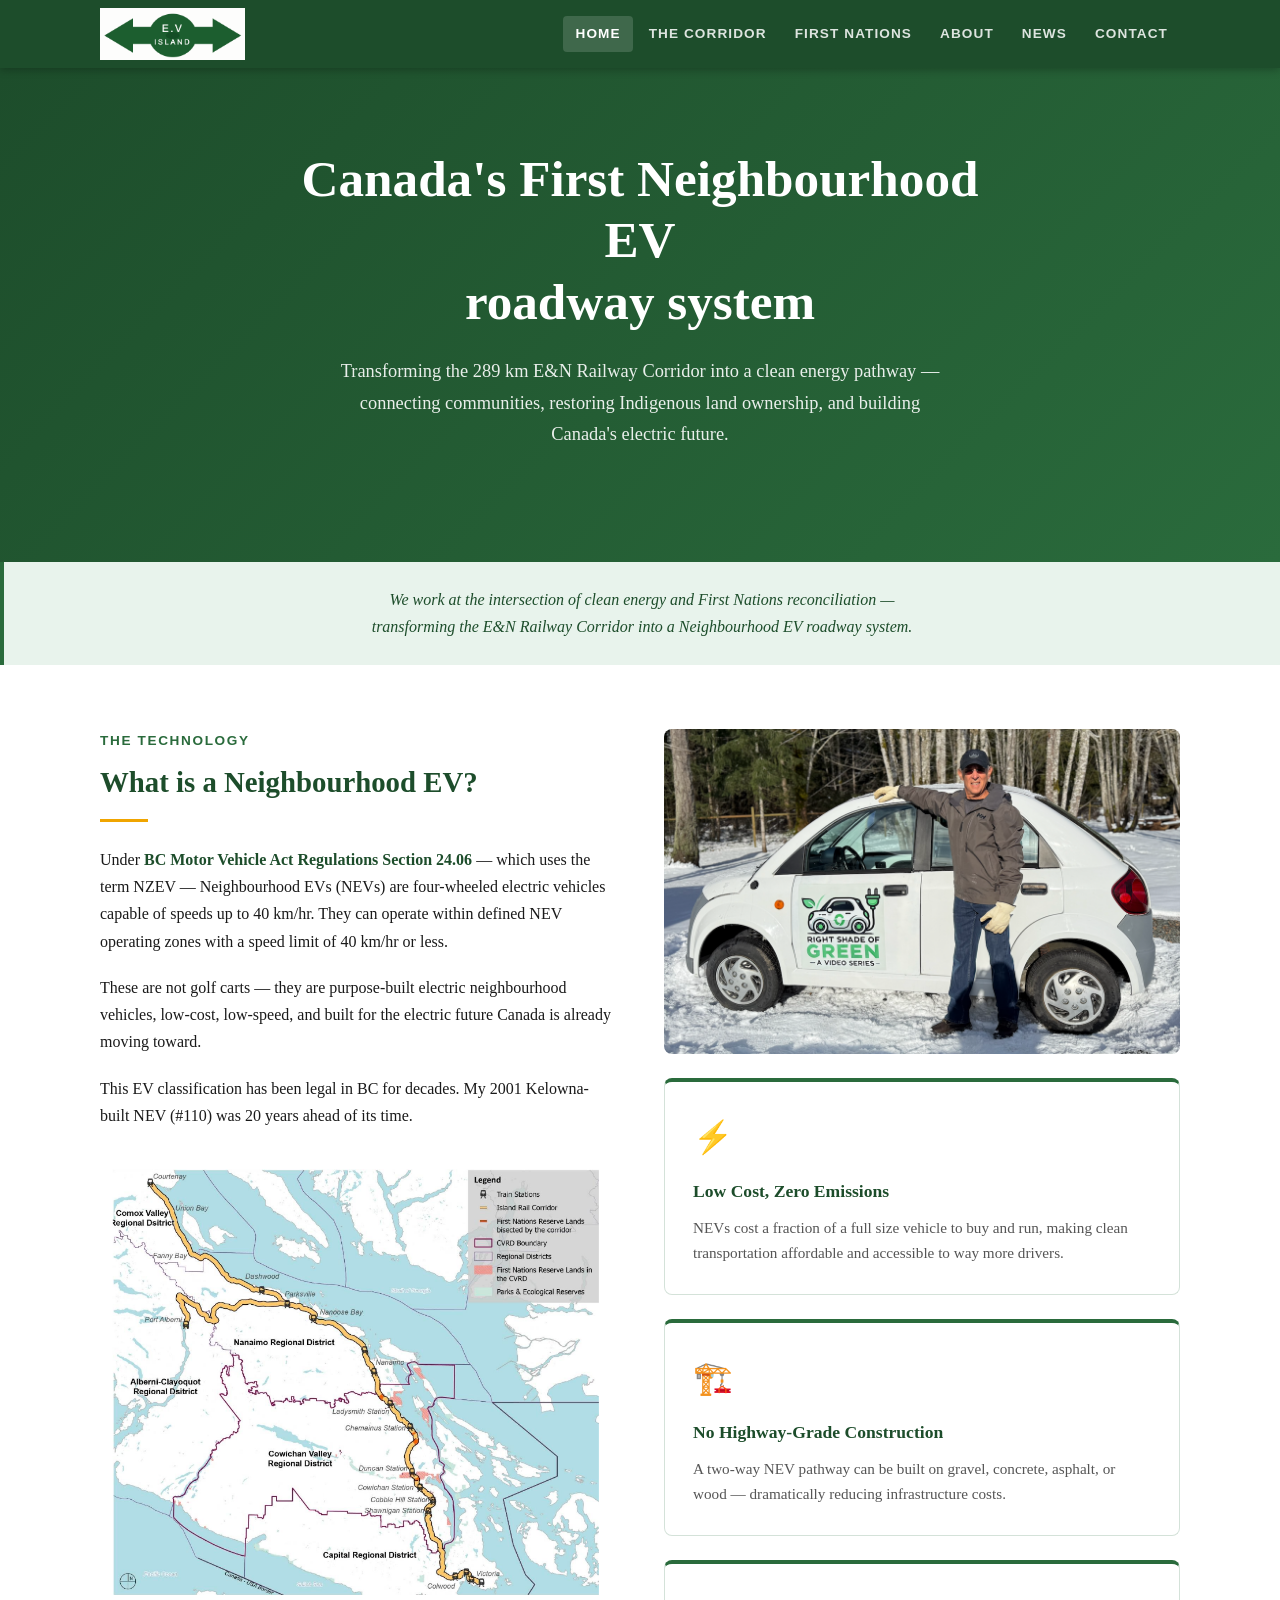
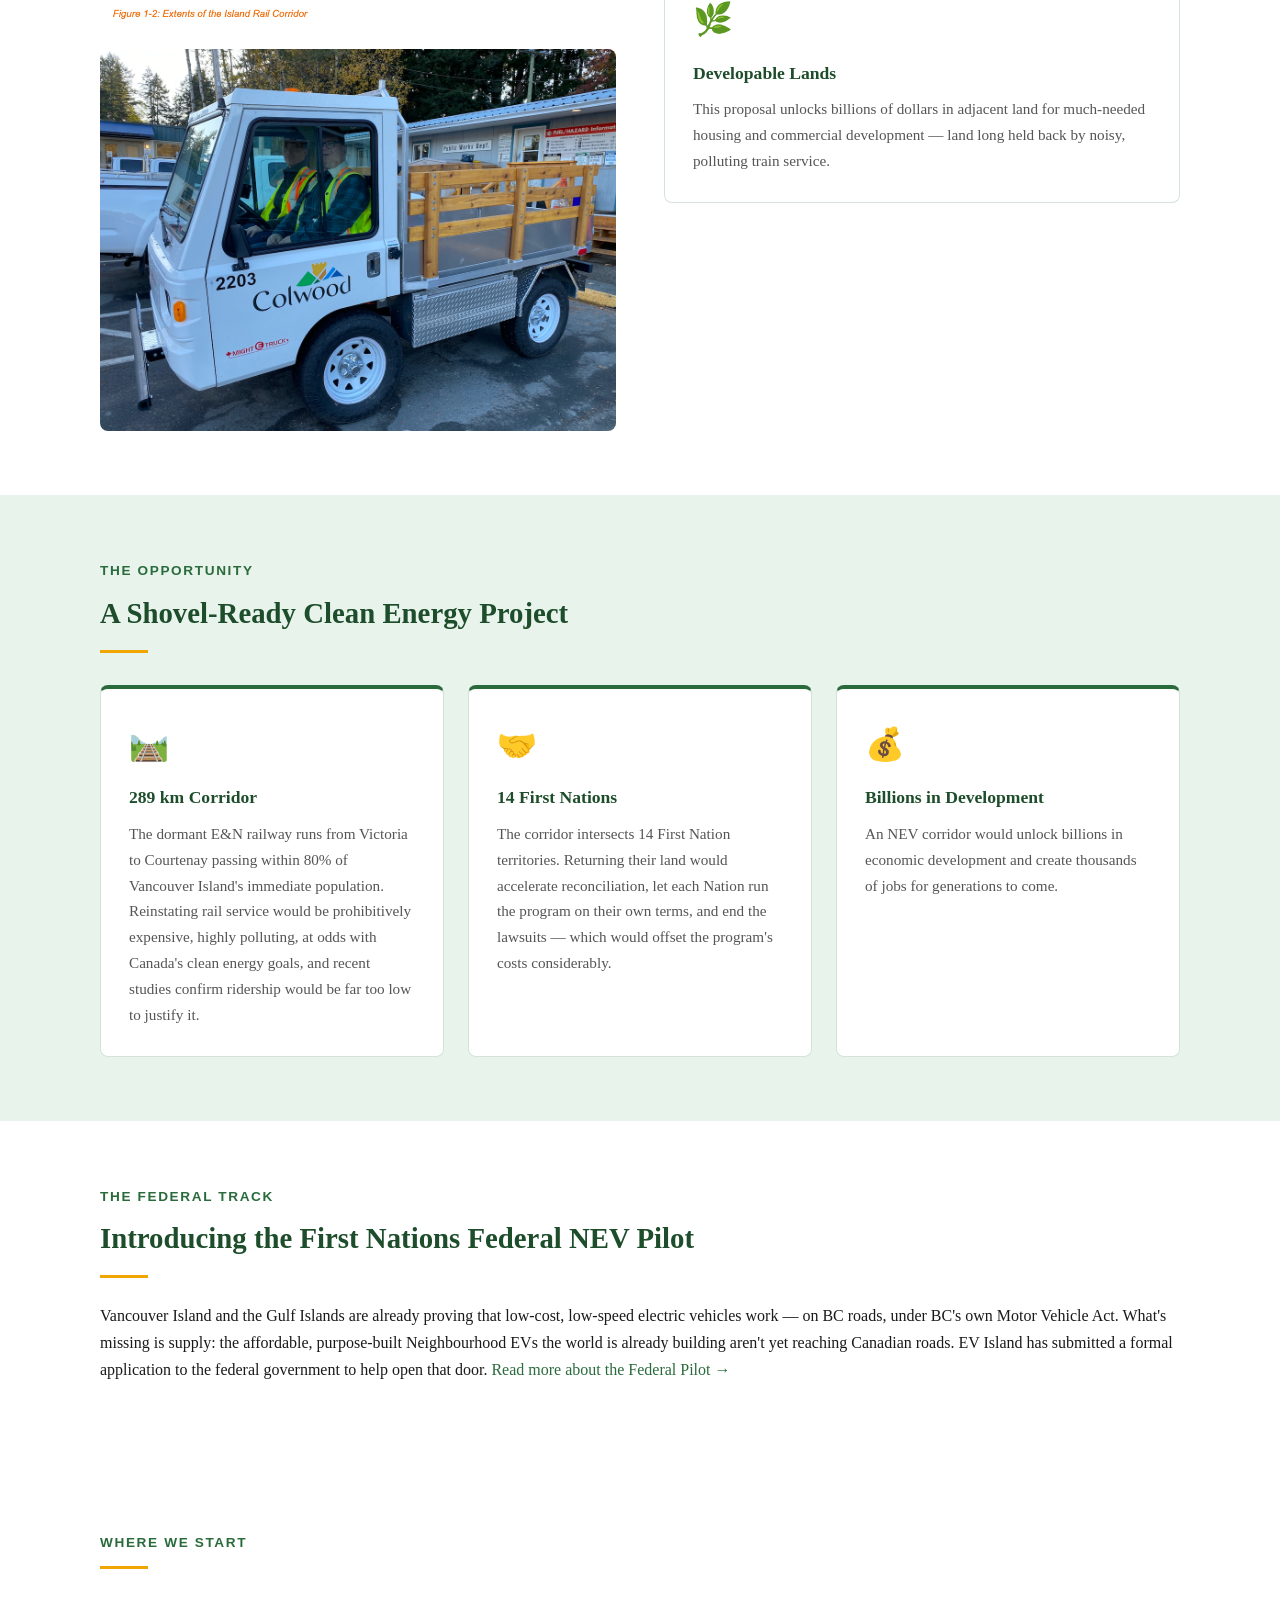
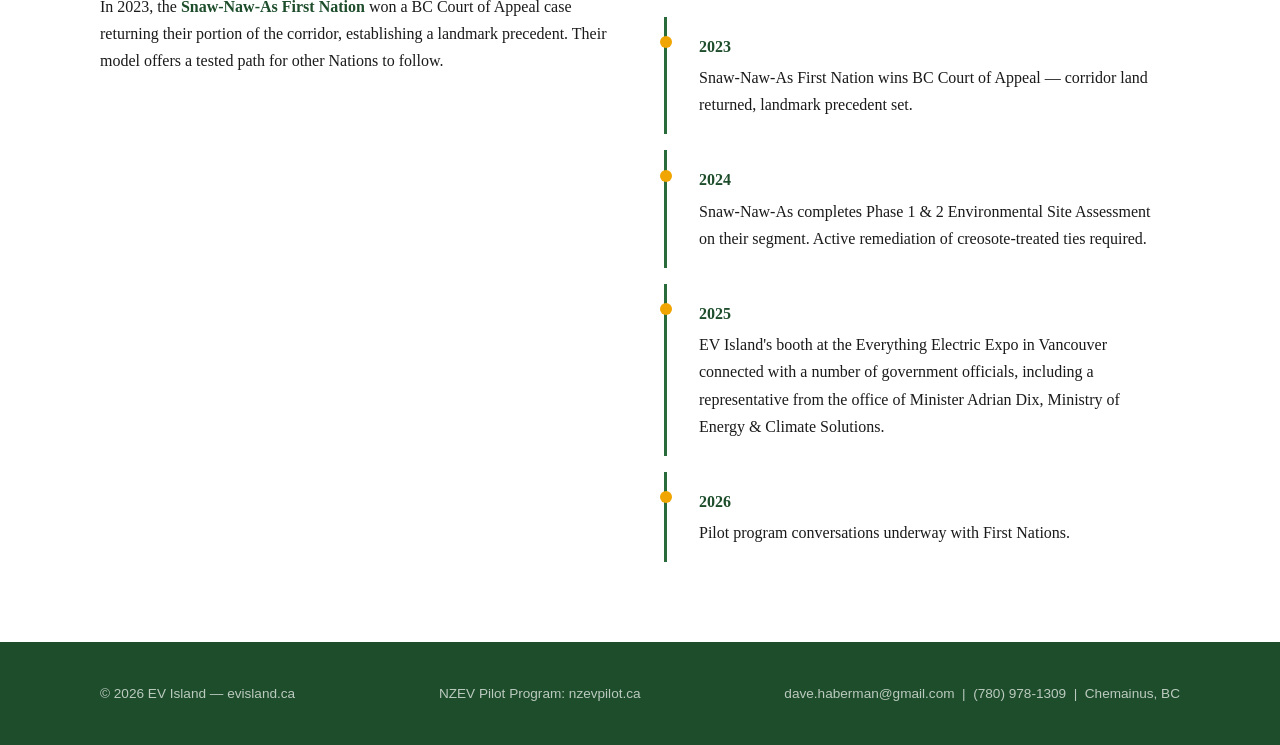
<file: index.html>
<!DOCTYPE html>
<html lang="en">
<head>
  <meta charset="UTF-8">
  <meta name="viewport" content="width=device-width, initial-scale=1.0">
  <title>EV Island — Canada's First NEV Corridor</title>
  <meta name="description" content="EV Island is transforming the E&N Railway Corridor into Canada's first Neighbourhood EV pathway, accelerating clean energy adoption and reconciliation on Vancouver Island.">
  <link rel="stylesheet" href="style.css">
</head>
<body>

<header>
  <div class="header-inner">
    <a class="logo" href="index.html">
      <img src="ev-island-logo.png" alt="EV Island" height="52">
    </a>
    <button class="hamburger" id="hamburger" aria-label="Menu">
      <span></span><span></span><span></span>
    </button>
    <nav id="nav">
      <a href="index.html" class="active">Home</a>
      <a href="corridor.html">The Corridor</a>
      <a href="first-nations.html">First Nations</a>
      <a href="about.html">About</a>
      <a href="news.html">News</a>
      <a href="contact.html">Contact</a>
    </nav>
  </div>
</header>
<script>
  document.getElementById('hamburger').addEventListener('click', function() {
    document.getElementById('nav').classList.toggle('open');
  });
</script>

<section class="hero">
  <div class="hero-inner">
<h1>Canada's First Neighbourhood EV<br>roadway system</h1>
    <p>Transforming the 289 km E&amp;N Railway Corridor into a clean energy pathway — connecting communities, restoring Indigenous land ownership, and building Canada's electric future.</p>
  </div>
</section>

<div class="mandate">
  We work at the intersection of clean energy and First Nations reconciliation —<br>transforming the E&amp;N Railway Corridor into a Neighbourhood EV roadway system.
</div>

<!-- What is an NEV -->
<section class="section">
  <div class="section-inner">
    <div class="two-col">
      <div>
        <div class="section-sub">The Technology</div>
        <h2 class="section-title">What is a Neighbourhood EV?</h2>
        <div class="divider"></div>
        <div class="prose">
          <p>Under <strong>BC Motor Vehicle Act Regulations Section 24.06</strong> — which uses the term NZEV — Neighbourhood EVs (NEVs) are four-wheeled electric vehicles capable of speeds up to 40 km/hr. They can operate within defined NEV operating zones with a speed limit of 40 km/hr or less.</p>
          <p>These are not golf carts — they are purpose-built electric neighbourhood vehicles, low-cost, low-speed, and built for the electric future Canada is already moving toward.</p>
          <p>This EV classification has been legal in BC for decades. My 2001 Kelowna-built NEV (#110) was 20 years ahead of its time.</p>
        </div>
        <img src="corridor-map.png" alt="Extents of the Island Rail Corridor" style="width:100%;border-radius:8px;margin-top:1.5rem;">
        <img src="Colwood NEV.png" alt="City of Colwood Might-E Truck NEV" style="width:100%;border-radius:8px;margin-top:1.5rem;">
      </div>
      <div>
        <img src="snow-job.png" alt="Dave Haberman with a Neighbourhood EV" style="width:100%;border-radius:8px;margin-bottom:1.5rem;">
        <div class="cards" style="margin-top:0;">
          <div class="card">
            <div class="card-icon">⚡</div>
            <h3>Low Cost, Zero Emissions</h3>
            <p>NEVs cost a fraction of a full size vehicle to buy and run, making clean transportation affordable and accessible to way more drivers.</p>
          </div>
          <div class="card">
            <div class="card-icon">🏗️</div>
            <h3>No Highway-Grade Construction</h3>
            <p>A two-way NEV pathway can be built on gravel, concrete, asphalt, or wood — dramatically reducing infrastructure costs.</p>
          </div>
          <div class="card">
            <div class="card-icon">🌿</div>
            <h3>Developable Lands</h3>
            <p>This proposal unlocks billions of dollars in adjacent land for much-needed housing and commercial development — land long held back by noisy, polluting train service.</p>
          </div>
        </div>
      </div>
    </div>
  </div>
</section>

<!-- The Opportunity -->
<section class="section section-alt">
  <div class="section-inner">
    <div class="section-sub">The Opportunity</div>
    <h2 class="section-title">A Shovel-Ready Clean Energy Project</h2>
    <div class="divider"></div>
    <div class="cards">
      <div class="card">
        <div class="card-icon">🛤️</div>
        <h3>289 km Corridor</h3>
        <p>The dormant E&amp;N railway runs from Victoria to Courtenay passing within 80% of Vancouver Island's immediate population. Reinstating rail service would be prohibitively expensive, highly polluting, at odds with Canada's clean energy goals, and recent studies confirm ridership would be far too low to justify it.</p>
      </div>
      <div class="card">
        <div class="card-icon">🤝</div>
        <h3>14 First Nations</h3>
        <p>The corridor intersects 14 First Nation territories. Returning their land would accelerate reconciliation, let each Nation run the program on their own terms, and end the lawsuits — which would offset the program's costs considerably.</p>
      </div>
      <div class="card">
        <div class="card-icon">💰</div>
        <h3>Billions in Development</h3>
        <p>An NEV corridor would unlock billions in economic development and create thousands of jobs for generations to come.</p>
      </div>
    </div>
  </div>
</section>

<!-- Federal NEV Pilot -->
<section class="section">
  <div class="section-inner">
    <div class="section-sub">The Federal Track</div>
    <h2 class="section-title">Introducing the First Nations Federal NEV Pilot</h2>
    <div class="divider"></div>
    <div class="prose">
      <p>Vancouver Island and the Gulf Islands are already proving that low-cost, low-speed electric vehicles work — on BC roads, under BC's own Motor Vehicle Act. What's missing is supply: the affordable, purpose-built Neighbourhood EVs the world is already building aren't yet reaching Canadian roads. EV Island has submitted a formal application to the federal government to help open that door. <a href="first-nations.html">Read more about the Federal Pilot →</a></p>
    </div>
  </div>
</section>

<!-- Pilot Program -->
<section class="section">
  <div class="section-inner">
    <div class="section-sub">Where We Start</div>
    <div class="divider"></div>
    <div class="two-col">
      <div class="prose">
        <p>In 2023, the <strong>Snaw-Naw-As First Nation</strong> won a BC Court of Appeal case returning their portion of the corridor, establishing a landmark precedent. Their model offers a tested path for other Nations to follow.</p>
      </div>
      <div>
        <ul class="timeline">
          <li><strong>2023</strong> Snaw-Naw-As First Nation wins BC Court of Appeal — corridor land returned, landmark precedent set.</li>
          <li><strong>2024</strong> Snaw-Naw-As completes Phase 1 &amp; 2 Environmental Site Assessment on their segment. Active remediation of creosote-treated ties required.</li>
          <li><strong>2025</strong> EV Island's booth at the Everything Electric Expo in Vancouver connected with a number of government officials, including a representative from the office of Minister Adrian Dix, Ministry of Energy &amp; Climate Solutions.</li>
          <li><strong>2026</strong> Pilot program conversations underway with First Nations.</li>
        </ul>
      </div>
    </div>
  </div>
</section>

<footer>
  <div class="footer-inner">
    <span>© 2026 EV Island — evisland.ca</span>
    <span><a href="https://nzevpilot.ca">NZEV Pilot Program: nzevpilot.ca</a></span>
    <span>
      <a href="mailto:dave.haberman@gmail.com">dave.haberman@gmail.com</a> &nbsp;|&nbsp;
      (780) 978-1309 &nbsp;|&nbsp;
      Chemainus, BC
    </span>
  </div>
</footer>

</body>
</html>
</file>
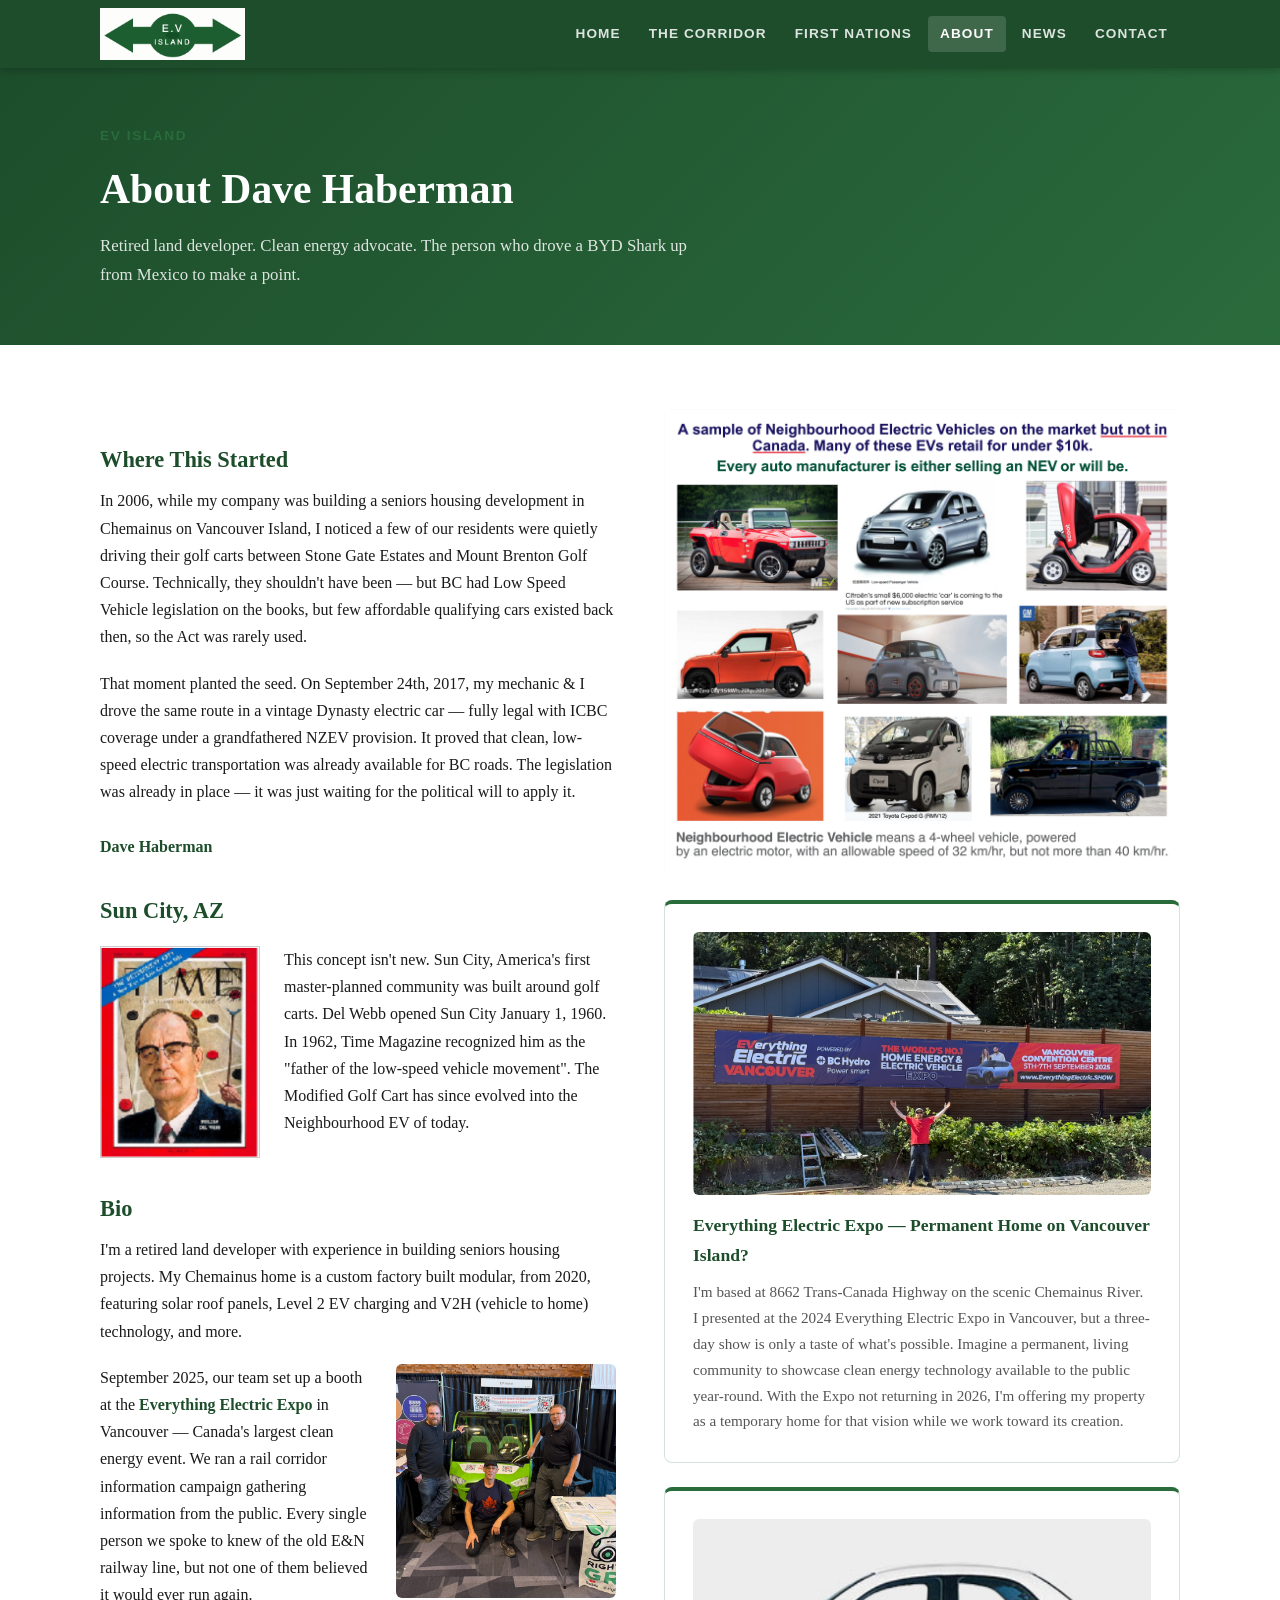
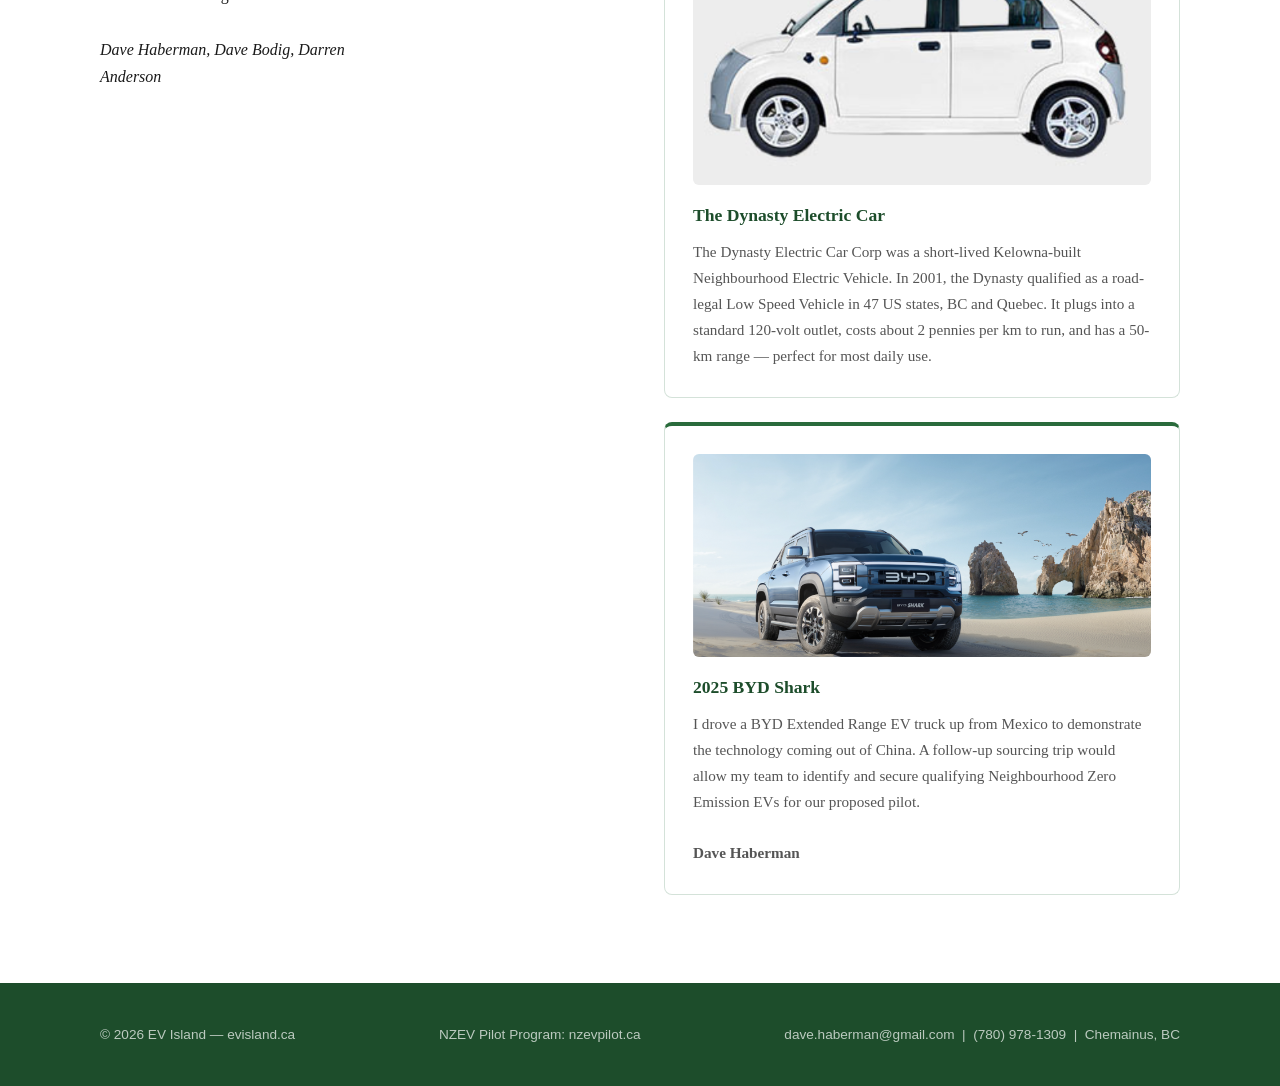
<file: about.html>
<!DOCTYPE html>
<html lang="en">
<head>
  <meta charset="UTF-8">
  <meta name="viewport" content="width=device-width, initial-scale=1.0">
  <title>About — EV Island</title>
  <meta name="description" content="Dave Haberman and EV Island — the story behind Canada's first NEV corridor initiative on Vancouver Island.">
  <link rel="stylesheet" href="style.css">
</head>
<body>

<header>
  <div class="header-inner">
    <a class="logo" href="index.html">
      <img src="ev-island-logo.png" alt="EV Island" height="52">
    </a>
    <button class="hamburger" id="hamburger" aria-label="Menu">
      <span></span><span></span><span></span>
    </button>
    <nav id="nav">
      <a href="index.html">Home</a>
      <a href="corridor.html">The Corridor</a>
      <a href="first-nations.html">First Nations</a>
      <a href="about.html" class="active">About</a>
      <a href="news.html">News</a>
      <a href="contact.html">Contact</a>
    </nav>
  </div>
</header>
<script>
  document.getElementById('hamburger').addEventListener('click', function() {
    document.getElementById('nav').classList.toggle('open');
  });
</script>

<div class="page-hero">
  <div class="page-hero-inner">
    <div class="section-sub">EV Island</div>
    <h1>About Dave Haberman</h1>
    <p>Retired land developer. Clean energy advocate. The person who drove a BYD Shark up from Mexico to make a point.</p>
  </div>
</div>

<section class="section">
  <div class="section-inner">
    <div class="two-col">
      <div class="prose">
        <h2>Where This Started</h2>
        <p>In 2006, while my company was building a seniors housing development in Chemainus on Vancouver Island, I noticed a few of our residents were quietly driving their golf carts between Stone Gate Estates and Mount Brenton Golf Course. Technically, they shouldn't have been — but BC had Low Speed Vehicle legislation on the books, but few affordable qualifying cars existed back then, so the Act was rarely used.</p>
        <p>That moment planted the seed. On September 24th, 2017, my mechanic &amp; I drove the same route in a vintage Dynasty electric car — fully legal with ICBC coverage under a grandfathered NZEV provision. It proved that clean, low-speed electric transportation was already available for BC roads. The legislation was already in place — it was just waiting for the political will to apply it.<br><br><strong>Dave Haberman</strong></p>

        <h2>Sun City, AZ</h2>
        <div style="display:flex; gap:24px; align-items:flex-start; margin:16px 0;">
          <img src="del-webb-time.png" alt="Del Webb on the cover of TIME Magazine, 1962" style="width:160px; flex-shrink:0; border:1px solid #ccc;">
          <p style="margin:0;">This concept isn't new. Sun City, America's first master-planned community was built around golf carts. Del Webb opened Sun City January 1, 1960. In 1962, Time Magazine recognized him as the "father of the low-speed vehicle movement". The Modified Golf Cart has since evolved into the Neighbourhood EV of today.</p>
        </div>

        <h2>Bio</h2>
        <p>I'm a retired land developer with experience in building seniors housing projects. My Chemainus home is a custom factory built modular, from 2020, featuring solar roof panels, Level 2 EV charging and V2H (vehicle to home) technology, and more.</p>
        <div style="display:flex; gap:24px; align-items:flex-start; margin:16px 0;">
          <p style="margin:0;">September 2025, our team set up a booth at the <strong>Everything Electric Expo</strong> in Vancouver — Canada's largest clean energy event. We ran a rail corridor information campaign gathering information from the public. Every single person we spoke to knew of the old E&amp;N railway line, but not one of them believed it would ever run again.<br><br><em>Dave Haberman, Dave Bodig, Darren Anderson</em></p>
          <img src="ee-show-pic1.png" alt="EV Island booth at Everything Electric Expo 2025" style="width:220px; flex-shrink:0; border-radius:6px;">
        </div>
      </div>

      <div>
        <img src="nev-collage.jpg" alt="A sample of Neighbourhood Electric Vehicles on the market" style="width:100%; border-radius:6px; margin-bottom:1.5rem;">
        <div class="card" style="margin-bottom:1.5rem;">
          <img src="to-fully-charged.png" alt="The Everything Electric Vancouver banner displayed at EV Island's Chemainus property" style="width:100%; border-radius:6px; margin-bottom:1rem;">
          <h3>Everything Electric Expo — Permanent Home on Vancouver Island?</h3>
          <p>I'm based at 8662 Trans-Canada Highway on the scenic Chemainus River. I presented at the 2024 Everything Electric Expo in Vancouver, but a three-day show is only a taste of what's possible. Imagine a permanent, living community to showcase clean energy technology available to the public year-round. With the Expo not returning in 2026, I'm offering my property as a temporary home for that vision while we work toward its creation.</p>
        </div>

        <div class="card" style="margin-bottom:1.5rem;">
          <img src="dynasty-car.png" alt="Dynasty Electric Car" style="width:100%; border-radius:6px; margin-bottom:1rem;">
          <h3>The Dynasty Electric Car</h3>
          <p>The Dynasty Electric Car Corp was a short-lived Kelowna-built Neighbourhood Electric Vehicle. In 2001, the Dynasty qualified as a road-legal Low Speed Vehicle in 47 US states, BC and Quebec. It plugs into a standard 120-volt outlet, costs about 2 pennies per km to run, and has a 50-km range — perfect for most daily use.</p>
        </div>

        <div class="card" style="margin-bottom:1.5rem;">
          <img src="byd-shark.png" alt="2025 BYD Shark" style="width:100%; border-radius:6px; margin-bottom:1rem;">
          <h3>2025 BYD Shark</h3>
          <p>I drove a BYD Extended Range EV truck up from Mexico to demonstrate the technology coming out of China. A follow-up sourcing trip would allow my team to identify and secure qualifying Neighbourhood Zero Emission EVs for our proposed pilot.<br><br><strong>Dave Haberman</strong></p>
        </div>
      </div>
    </div>
  </div>
</section>

<footer>
  <div class="footer-inner">
    <span>© 2026 EV Island — evisland.ca</span>
    <span><a href="https://nzevpilot.ca">NZEV Pilot Program: nzevpilot.ca</a></span>
    <span>
      <a href="mailto:dave.haberman@gmail.com">dave.haberman@gmail.com</a> &nbsp;|&nbsp;
      (780) 978-1309 &nbsp;|&nbsp;
      Chemainus, BC
    </span>
  </div>
</footer>

</body>
</html>
</file>
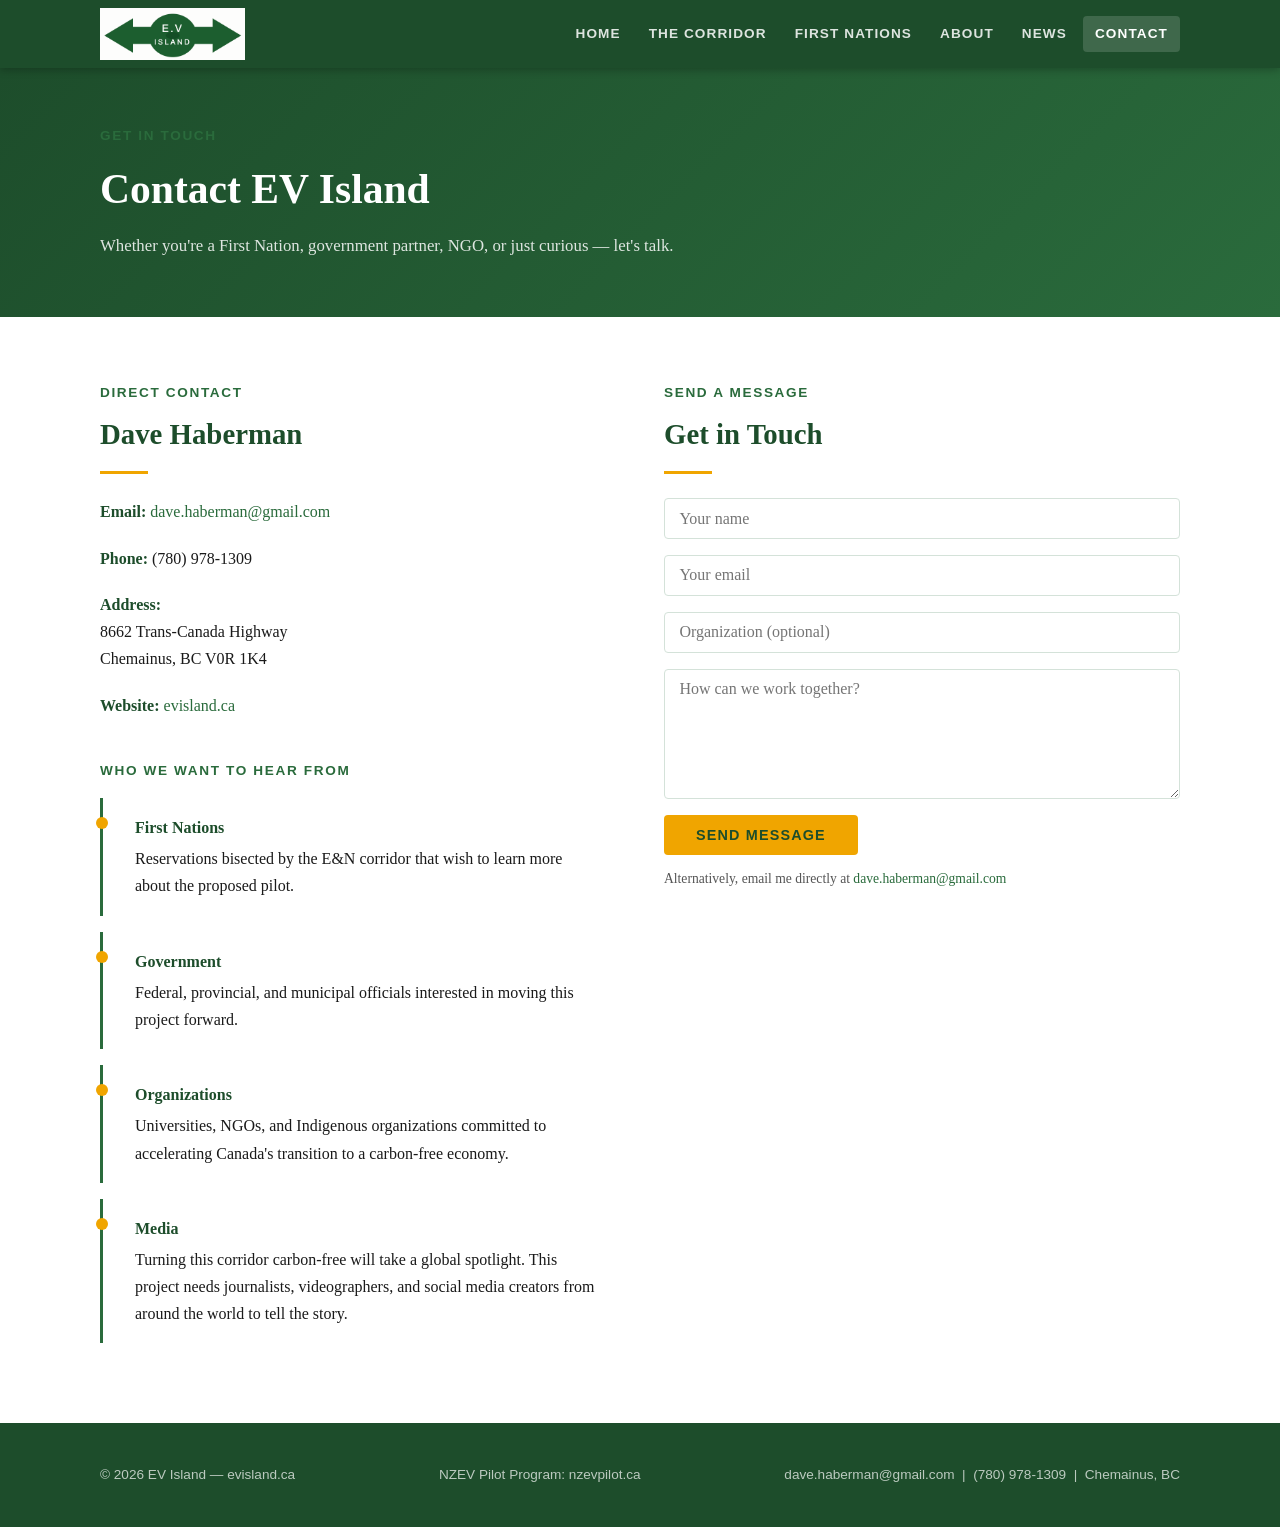
<file: contact.html>
<!DOCTYPE html>
<html lang="en">
<head>
  <meta charset="UTF-8">
  <meta name="viewport" content="width=device-width, initial-scale=1.0">
  <title>Contact — EV Island</title>
  <meta name="description" content="Get in touch with EV Island about the E&N corridor NEV initiative, partnership opportunities, or media inquiries.">
  <link rel="stylesheet" href="style.css">
</head>
<body>

<header>
  <div class="header-inner">
    <a class="logo" href="index.html">
      <img src="ev-island-logo.png" alt="EV Island" height="52">
    </a>
    <button class="hamburger" id="hamburger" aria-label="Menu">
      <span></span><span></span><span></span>
    </button>
    <nav id="nav">
      <a href="index.html">Home</a>
      <a href="corridor.html">The Corridor</a>
      <a href="first-nations.html">First Nations</a>
      <a href="about.html">About</a>
      <a href="news.html">News</a>
      <a href="contact.html" class="active">Contact</a>
    </nav>
  </div>
</header>
<script>
  document.getElementById('hamburger').addEventListener('click', function() {
    document.getElementById('nav').classList.toggle('open');
  });
</script>

<div class="page-hero">
  <div class="page-hero-inner">
    <div class="section-sub">Get in Touch</div>
    <h1>Contact EV Island</h1>
    <p>Whether you're a First Nation, government partner, NGO, or just curious — let's talk.</p>
  </div>
</div>

<section class="section">
  <div class="section-inner">
    <div class="two-col">
      <div>
        <div class="section-sub">Direct Contact</div>
        <h2 class="section-title">Dave Haberman</h2>
        <div class="divider"></div>
        <div class="prose">
          <p><strong>Email:</strong> <a href="mailto:dave.haberman@gmail.com">dave.haberman@gmail.com</a></p>
          <p><strong>Phone:</strong> (780) 978-1309</p>
          <p><strong>Address:</strong><br>8662 Trans-Canada Highway<br>Chemainus, BC V0R 1K4</p>
          <p><strong>Website:</strong> <a href="https://evisland.ca">evisland.ca</a></p>
        </div>

        <div style="margin-top: 2.5rem;">
          <div class="section-sub">Who We Want to Hear From</div>
          <ul class="timeline" style="margin-top:1rem;">
            <li><strong>First Nations</strong> Reservations bisected by the E&amp;N corridor that wish to learn more about the proposed pilot.</li>
            <li><strong>Government</strong> Federal, provincial, and municipal officials interested in moving this project forward.</li>
<li><strong>Organizations</strong> Universities, NGOs, and Indigenous organizations committed to accelerating Canada's transition to a carbon-free economy.</li>
            <li><strong>Media</strong> Turning this corridor carbon-free will take a global spotlight. This project needs journalists, videographers, and social media creators from around the world to tell the story.</li>
          </ul>
        </div>
      </div>

      <div>
        <div class="section-sub">Send a Message</div>
        <h2 class="section-title">Get in Touch</h2>
        <div class="divider"></div>
        <form class="contact-form" action="mailto:dave.haberman@gmail.com" method="post" enctype="text/plain">
          <input type="text" name="name" placeholder="Your name" required>
          <input type="email" name="email" placeholder="Your email" required>
          <input type="text" name="organization" placeholder="Organization (optional)">
          <textarea name="message" placeholder="How can we work together?"></textarea>
          <button type="submit" class="btn">Send Message</button>
        </form>
        <p style="font-size:0.85rem; color: var(--muted); margin-top:0.75rem;">Alternatively, email me directly at <a href="mailto:dave.haberman@gmail.com">dave.haberman@gmail.com</a></p>
      </div>
    </div>
  </div>
</section>

<footer>
  <div class="footer-inner">
    <span>© 2026 EV Island — evisland.ca</span>
    <span><a href="https://nzevpilot.ca">NZEV Pilot Program: nzevpilot.ca</a></span>
    <span>
      <a href="mailto:dave.haberman@gmail.com">dave.haberman@gmail.com</a> &nbsp;|&nbsp;
      (780) 978-1309 &nbsp;|&nbsp;
      Chemainus, BC
    </span>
  </div>
</footer>

</body>
</html>
</file>
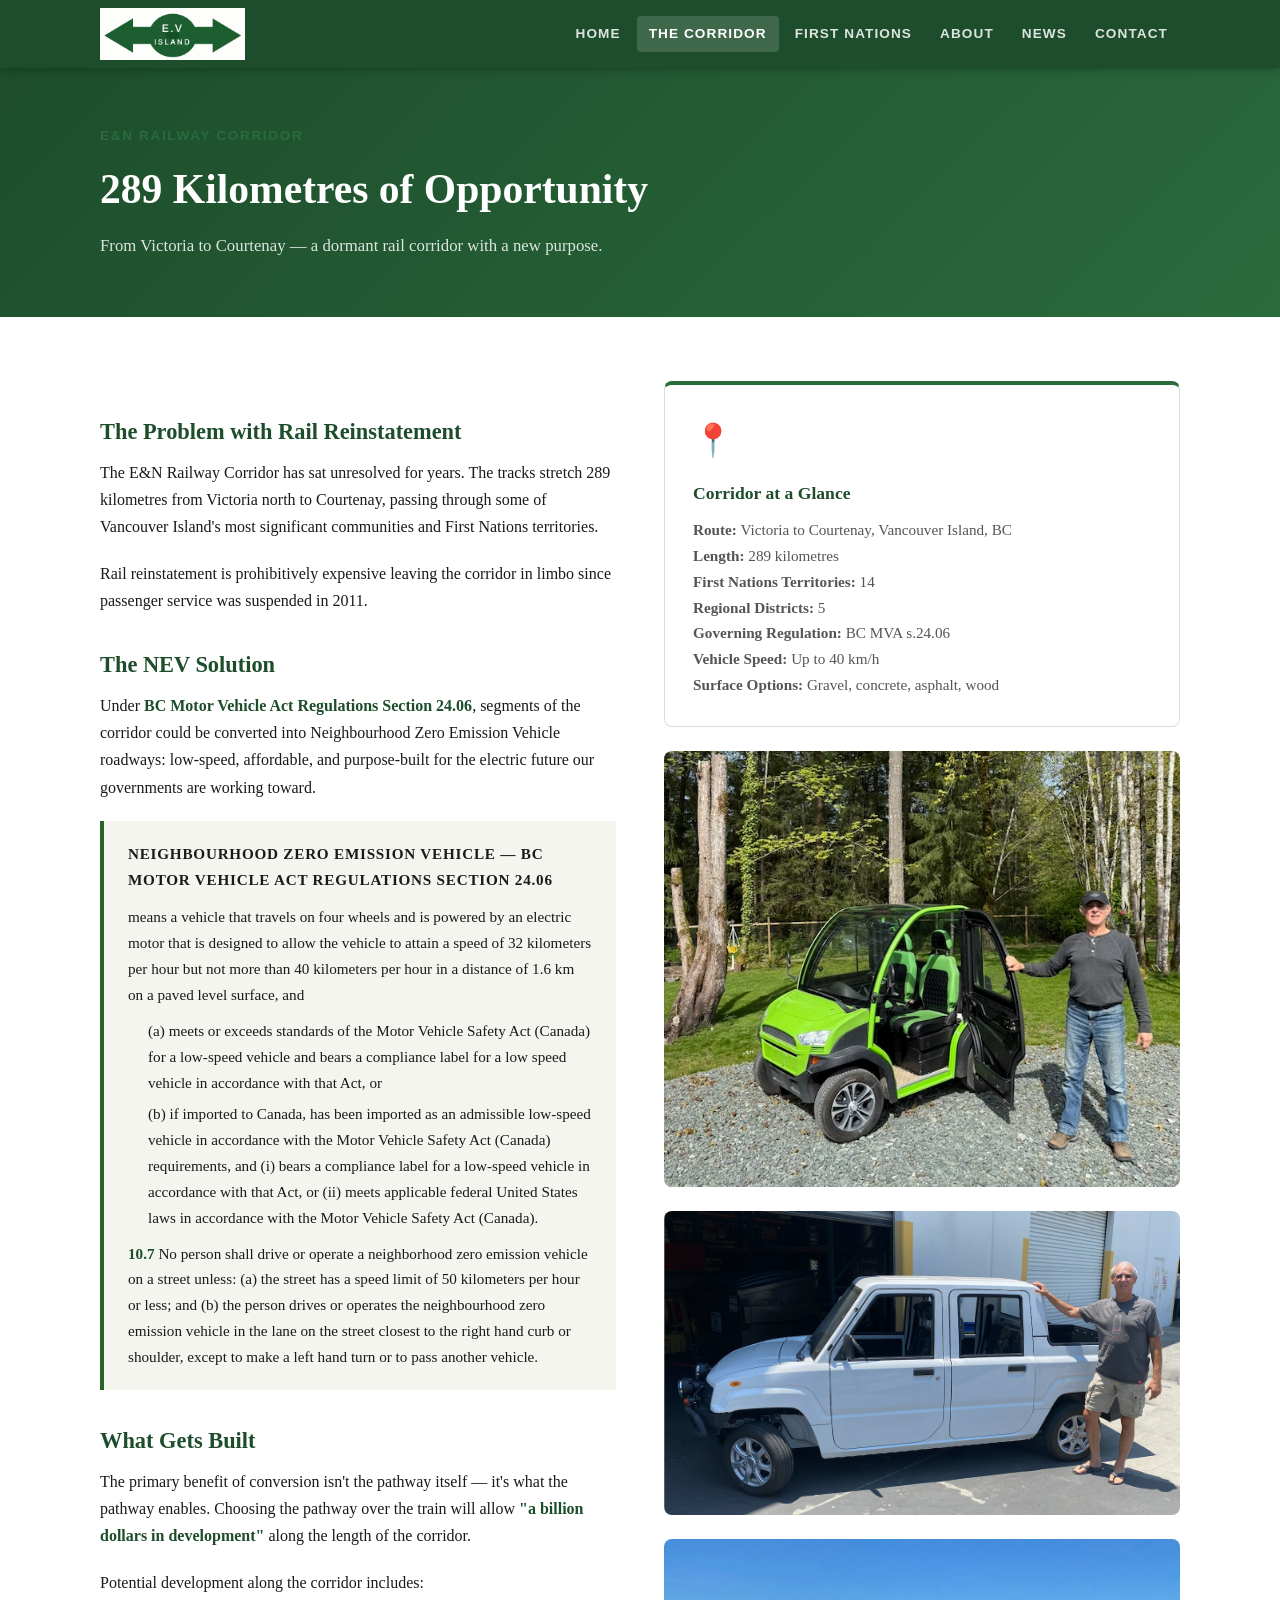
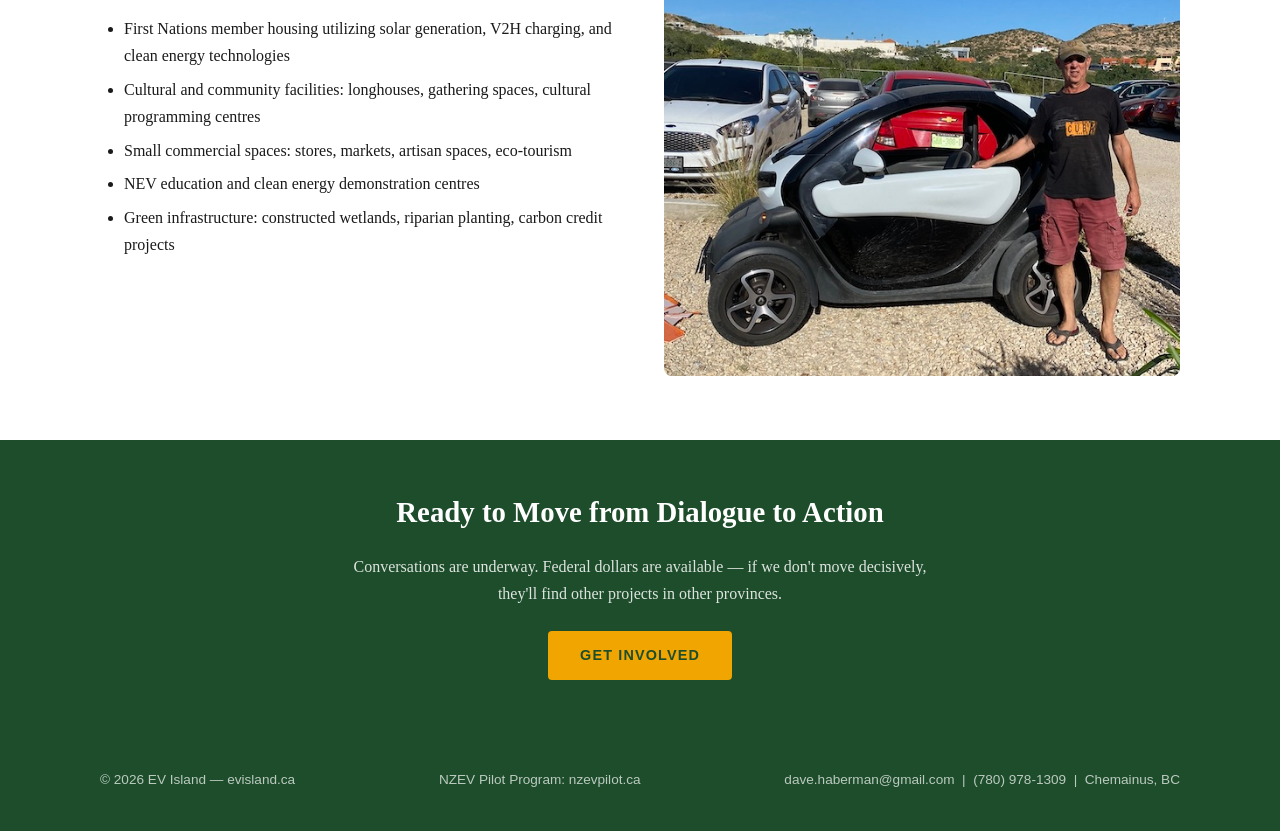
<file: corridor.html>
<!DOCTYPE html>
<html lang="en">
<head>
  <meta charset="UTF-8">
  <meta name="viewport" content="width=device-width, initial-scale=1.0">
  <title>The Corridor — EV Island</title>
  <meta name="description" content="The E&N Railway Corridor runs 289 km from Victoria to Courtenay. EV Island is proposing its conversion to Canada's first NEV pathway.">
  <link rel="stylesheet" href="style.css">
</head>
<body>

<header>
  <div class="header-inner">
    <a class="logo" href="index.html">
      <img src="ev-island-logo.png" alt="EV Island" height="52">
    </a>
    <button class="hamburger" id="hamburger" aria-label="Menu">
      <span></span><span></span><span></span>
    </button>
    <nav id="nav">
      <a href="index.html">Home</a>
      <a href="corridor.html" class="active">The Corridor</a>
      <a href="first-nations.html">First Nations</a>
      <a href="about.html">About</a>
      <a href="news.html">News</a>
      <a href="contact.html">Contact</a>
    </nav>
  </div>
</header>
<script>
  document.getElementById('hamburger').addEventListener('click', function() {
    document.getElementById('nav').classList.toggle('open');
  });
</script>

<div class="page-hero">
  <div class="page-hero-inner">
    <div class="section-sub">E&amp;N Railway Corridor</div>
    <h1>289 Kilometres of Opportunity</h1>
    <p>From Victoria to Courtenay — a dormant rail corridor with a new purpose.</p>
  </div>
</div>

<section class="section">
  <div class="section-inner">
    <div class="two-col">
      <div class="prose">
        <h2>The Problem with Rail Reinstatement</h2>
        <p>The E&amp;N Railway Corridor has sat unresolved for years. The tracks stretch 289 kilometres from Victoria north to Courtenay, passing through some of Vancouver Island's most significant communities and First Nations territories.</p>
        <p>Rail reinstatement is prohibitively expensive leaving the corridor in limbo since passenger service was suspended in 2011.</p>

        <h2>The NEV Solution</h2>
        <p>Under <strong>BC Motor Vehicle Act Regulations Section 24.06</strong>, segments of the corridor could be converted into Neighbourhood Zero Emission Vehicle roadways: low-speed, affordable, and purpose-built for the electric future our governments are working toward.</p>

        <div style="background:#f5f5f0; border-left:4px solid #2a6229; padding:20px 24px; margin:20px 0; font-size:0.95em;">
          <p style="font-weight:700; text-transform:uppercase; letter-spacing:0.05em; margin:0 0 12px 0;">Neighbourhood Zero Emission Vehicle — BC Motor Vehicle Act Regulations Section 24.06</p>
          <p style="margin:0 0 10px 0;">means a vehicle that travels on four wheels and is powered by an electric motor that is designed to allow the vehicle to attain a speed of 32 kilometers per hour but not more than 40 kilometers per hour in a distance of 1.6 km on a paved level surface, and</p>
          <p style="margin:0 0 6px 0 ; padding-left:20px;">(a) meets or exceeds standards of the Motor Vehicle Safety Act (Canada) for a low-speed vehicle and bears a compliance label for a low speed vehicle in accordance with that Act, or</p>
          <p style="margin:0 0 10px 0; padding-left:20px;">(b) if imported to Canada, has been imported as an admissible low-speed vehicle in accordance with the Motor Vehicle Safety Act (Canada) requirements, and (i) bears a compliance label for a low-speed vehicle in accordance with that Act, or (ii) meets applicable federal United States laws in accordance with the Motor Vehicle Safety Act (Canada).</p>
          <p style="margin:0;"><strong>10.7</strong> No person shall drive or operate a neighborhood zero emission vehicle on a street unless: (a) the street has a speed limit of 50 kilometers per hour or less; and (b) the person drives or operates the neighbourhood zero emission vehicle in the lane on the street closest to the right hand curb or shoulder, except to make a left hand turn or to pass another vehicle.</p>
        </div>


        <h2>What Gets Built</h2>
        <p>The primary benefit of conversion isn't the pathway itself — it's what the pathway enables. Choosing the pathway over the train will allow <strong>"a billion dollars in development"</strong> along the length of the corridor.</p>
        <p>Potential development along the corridor includes:</p>
        <ul>
          <li>First Nations member housing utilizing solar generation, V2H charging, and clean energy technologies</li>
          <li>Cultural and community facilities: longhouses, gathering spaces, cultural programming centres</li>
          <li>Small commercial spaces: stores, markets, artisan spaces, eco-tourism</li>
          <li>NEV education and clean energy demonstration centres</li>
          <li>Green infrastructure: constructed wetlands, riparian planting, carbon credit projects</li>
        </ul>
      </div>

      <div>
        <div class="card" style="margin-bottom:1.5rem;">
          <div class="card-icon">📍</div>
          <h3>Corridor at a Glance</h3>
          <p><strong>Route:</strong> Victoria to Courtenay, Vancouver Island, BC<br>
          <strong>Length:</strong> 289 kilometres<br>
          <strong>First Nations Territories:</strong> 14<br>
          <strong>Regional Districts:</strong> 5<br>
          <strong>Governing Regulation:</strong> BC MVA s.24.06<br>
          <strong>Vehicle Speed:</strong> Up to 40 km/h<br>
          <strong>Surface Options:</strong> Gravel, concrete, asphalt, wood</p>
        </div>

        <img src="green-lsv.jpg" alt="" style="width:100%;border-radius:8px;margin-top:1.5rem;">
        <img src="pickman-quad-cab.png" alt="Four-door NEV pickup" style="width:100%;border-radius:8px;margin-top:1.5rem;">
        <img src="twizy-cabo.jpg" alt="Compact NEV in use in Cabo, Mexico" style="width:100%;border-radius:8px;margin-top:1.5rem;">
      </div>
    </div>
  </div>
</section>


<div class="callout">
  <h2>Ready to Move from Dialogue to Action</h2>
  <p>Conversations are underway. Federal dollars are available — if we don't move decisively, they'll find other projects in other provinces.</p>
  <a href="contact.html" class="btn">Get Involved</a>
</div>

<footer>
  <div class="footer-inner">
    <span>© 2026 EV Island — evisland.ca</span>
    <span><a href="https://nzevpilot.ca">NZEV Pilot Program: nzevpilot.ca</a></span>
    <span>
      <a href="mailto:dave.haberman@gmail.com">dave.haberman@gmail.com</a> &nbsp;|&nbsp;
      (780) 978-1309 &nbsp;|&nbsp;
      Chemainus, BC
    </span>
  </div>
</footer>

</body>
</html>
</file>
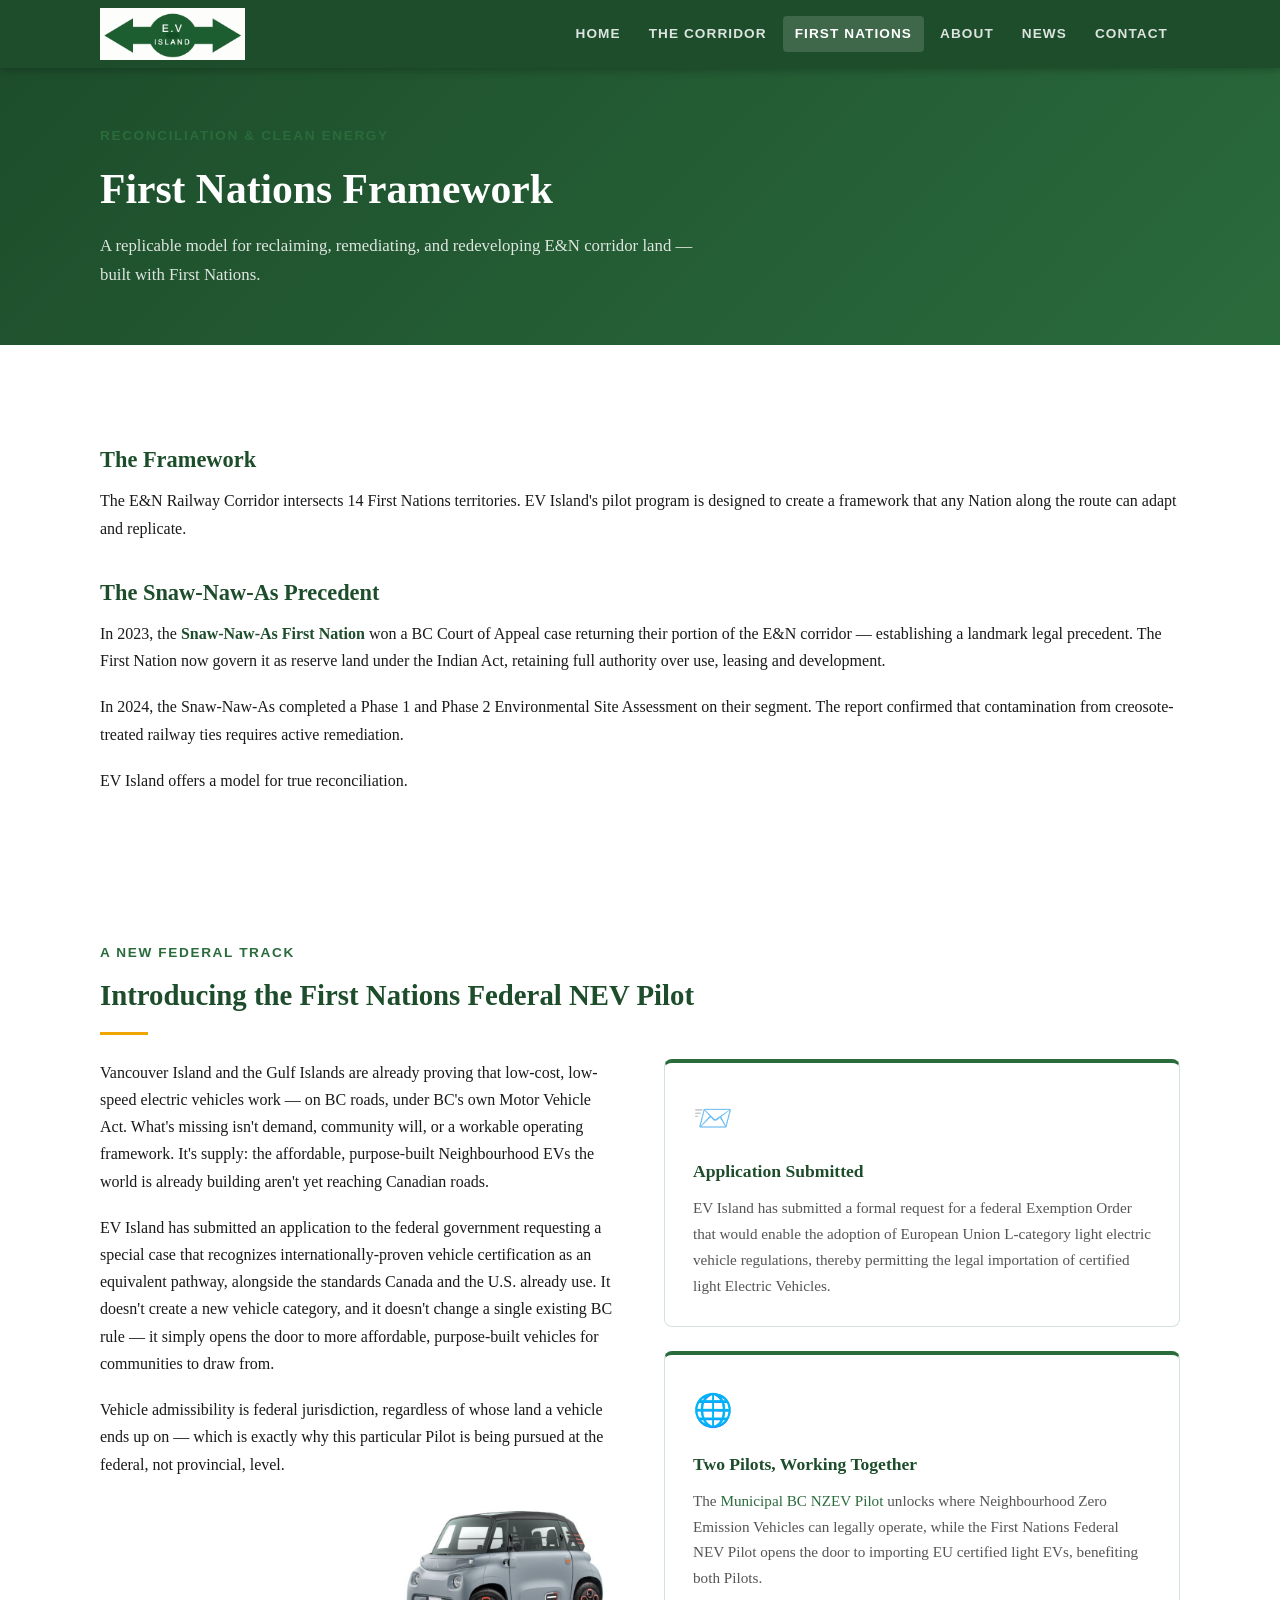
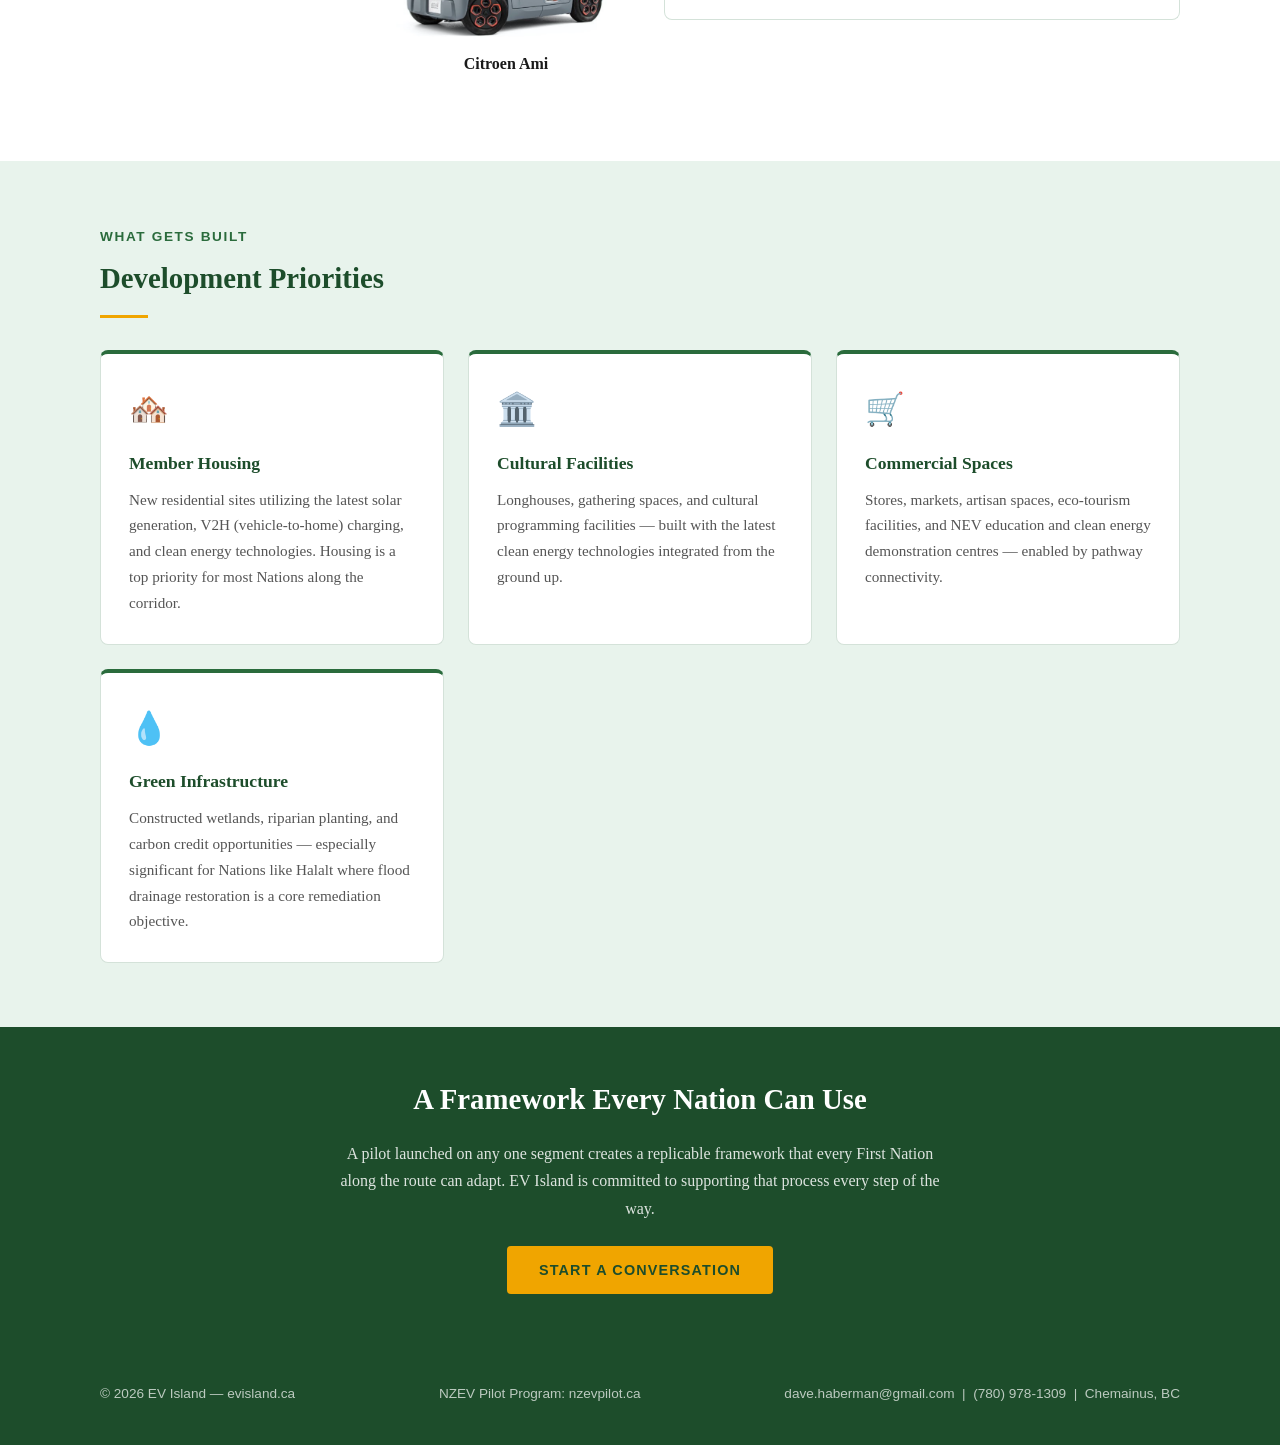
<file: first-nations.html>
<!DOCTYPE html>
<html lang="en">
<head>
  <meta charset="UTF-8">
  <meta name="viewport" content="width=device-width, initial-scale=1.0">
  <title>First Nations Framework — EV Island</title>
  <meta name="description" content="EV Island's NEV corridor pilot is designed to create a replicable framework for First Nations land reclamation, remediation, and redevelopment along the E&N Railway Corridor.">
  <link rel="stylesheet" href="style.css">
</head>
<body>

<header>
  <div class="header-inner">
    <a class="logo" href="index.html">
      <img src="ev-island-logo.png" alt="EV Island" height="52">
    </a>
    <button class="hamburger" id="hamburger" aria-label="Menu">
      <span></span><span></span><span></span>
    </button>
    <nav id="nav">
      <a href="index.html">Home</a>
      <a href="corridor.html">The Corridor</a>
      <a href="first-nations.html" class="active">First Nations</a>
      <a href="about.html">About</a>
      <a href="news.html">News</a>
      <a href="contact.html">Contact</a>
    </nav>
  </div>
</header>
<script>
  document.getElementById('hamburger').addEventListener('click', function() {
    document.getElementById('nav').classList.toggle('open');
  });
</script>

<div class="page-hero">
  <div class="page-hero-inner">
    <div class="section-sub">Reconciliation &amp; Clean Energy</div>
    <h1>First Nations Framework</h1>
    <p>A replicable model for reclaiming, remediating, and redeveloping E&amp;N corridor land — built with First Nations.</p>
  </div>
</div>

<section class="section">
  <div class="section-inner">
    <div class="prose">
      <h2>The Framework</h2>
      <p>The E&amp;N Railway Corridor intersects 14 First Nations territories. EV Island's pilot program is designed to create a framework that any Nation along the route can adapt and replicate.</p>
      <h2>The Snaw-Naw-As Precedent</h2>
      <p>In 2023, the <strong>Snaw-Naw-As First Nation</strong> won a BC Court of Appeal case returning their portion of the E&amp;N corridor — establishing a landmark legal precedent. The First Nation now govern it as reserve land under the Indian Act, retaining full authority over use, leasing and development.</p>
      <p>In 2024, the Snaw-Naw-As completed a Phase 1 and Phase 2 Environmental Site Assessment on their segment. The report confirmed that contamination from creosote-treated railway ties requires active remediation.</p>
      <p>EV Island offers a model for true reconciliation.</p>
    </div>
  </div>
</section>

<section class="section">
  <div class="section-inner">
    <div class="section-sub">A New Federal Track</div>
    <h2 class="section-title">Introducing the First Nations Federal NEV Pilot</h2>
    <div class="divider"></div>
    <div class="two-col">
      <div class="prose">
        <p>Vancouver Island and the Gulf Islands are already proving that low-cost, low-speed electric vehicles work — on BC roads, under BC's own Motor Vehicle Act. What's missing isn't demand, community will, or a workable operating framework. It's supply: the affordable, purpose-built Neighbourhood EVs the world is already building aren't yet reaching Canadian roads.</p>
        <p>EV Island has submitted an application to the federal government requesting a special case that recognizes internationally-proven vehicle certification as an equivalent pathway, alongside the standards Canada and the U.S. already use. It doesn't create a new vehicle category, and it doesn't change a single existing BC rule — it simply opens the door to more affordable, purpose-built vehicles for communities to draw from.</p>
        <p>Vehicle admissibility is federal jurisdiction, regardless of whose land a vehicle ends up on — which is exactly why this particular Pilot is being pursued at the federal, not provincial, level.</p>
        <div style="max-width:220px; margin-top:1.5rem; margin-left:auto;">
          <img src="citroen-ami.png" alt="Citroen Ami" style="width:100%; border-radius:8px;">
          <p style="text-align:center; font-weight:700; margin-top:0.5rem;">Citroen Ami</p>
        </div>
      </div>
      <div>
        <div class="card" style="margin-bottom:1.5rem;">
          <div class="card-icon">📨</div>
          <h3>Application Submitted</h3>
          <p>EV Island has submitted a formal request for a federal Exemption Order that would enable the adoption of European Union L-category light electric vehicle regulations, thereby permitting the legal importation of certified light Electric Vehicles.</p>
        </div>
        <div class="card">
          <div class="card-icon">🌐</div>
          <h3>Two Pilots, Working Together</h3>
          <p>The <a href="https://nzevpilot.ca">Municipal BC NZEV Pilot</a> unlocks where Neighbourhood Zero Emission Vehicles can legally operate, while the First Nations Federal NEV Pilot opens the door to importing EU certified light EVs, benefiting both Pilots.</p>
        </div>
      </div>
    </div>
  </div>
</section>

<section class="section section-alt">
  <div class="section-inner">
    <div class="section-sub">What Gets Built</div>
    <h2 class="section-title">Development Priorities</h2>
    <div class="divider"></div>
    <div class="cards">
      <div class="card">
        <div class="card-icon">🏘️</div>
        <h3>Member Housing</h3>
        <p>New residential sites utilizing the latest solar generation, V2H (vehicle-to-home) charging, and clean energy technologies. Housing is a top priority for most Nations along the corridor.</p>
      </div>
      <div class="card">
        <div class="card-icon">🏛️</div>
        <h3>Cultural Facilities</h3>
        <p>Longhouses, gathering spaces, and cultural programming facilities — built with the latest clean energy technologies integrated from the ground up.</p>
      </div>
      <div class="card">
        <div class="card-icon">🛒</div>
        <h3>Commercial Spaces</h3>
        <p>Stores, markets, artisan spaces, eco-tourism facilities, and NEV education and clean energy demonstration centres — enabled by pathway connectivity.</p>
      </div>
      <div class="card">
        <div class="card-icon">💧</div>
        <h3>Green Infrastructure</h3>
        <p>Constructed wetlands, riparian planting, and carbon credit opportunities — especially significant for Nations like Halalt where flood drainage restoration is a core remediation objective.</p>
      </div>
    </div>
  </div>
</section>

<div class="callout">
  <h2>A Framework Every Nation Can Use</h2>
  <p>A pilot launched on any one segment creates a replicable framework that every First Nation along the route can adapt. EV Island is committed to supporting that process every step of the way.</p>
  <a href="contact.html" class="btn">Start a Conversation</a>
</div>

<footer>
  <div class="footer-inner">
    <span>© 2026 EV Island — evisland.ca</span>
    <span><a href="https://nzevpilot.ca">NZEV Pilot Program: nzevpilot.ca</a></span>
    <span>
      <a href="mailto:dave.haberman@gmail.com">dave.haberman@gmail.com</a> &nbsp;|&nbsp;
      (780) 978-1309 &nbsp;|&nbsp;
      Chemainus, BC
    </span>
  </div>
</footer>

</body>
</html>
</file>
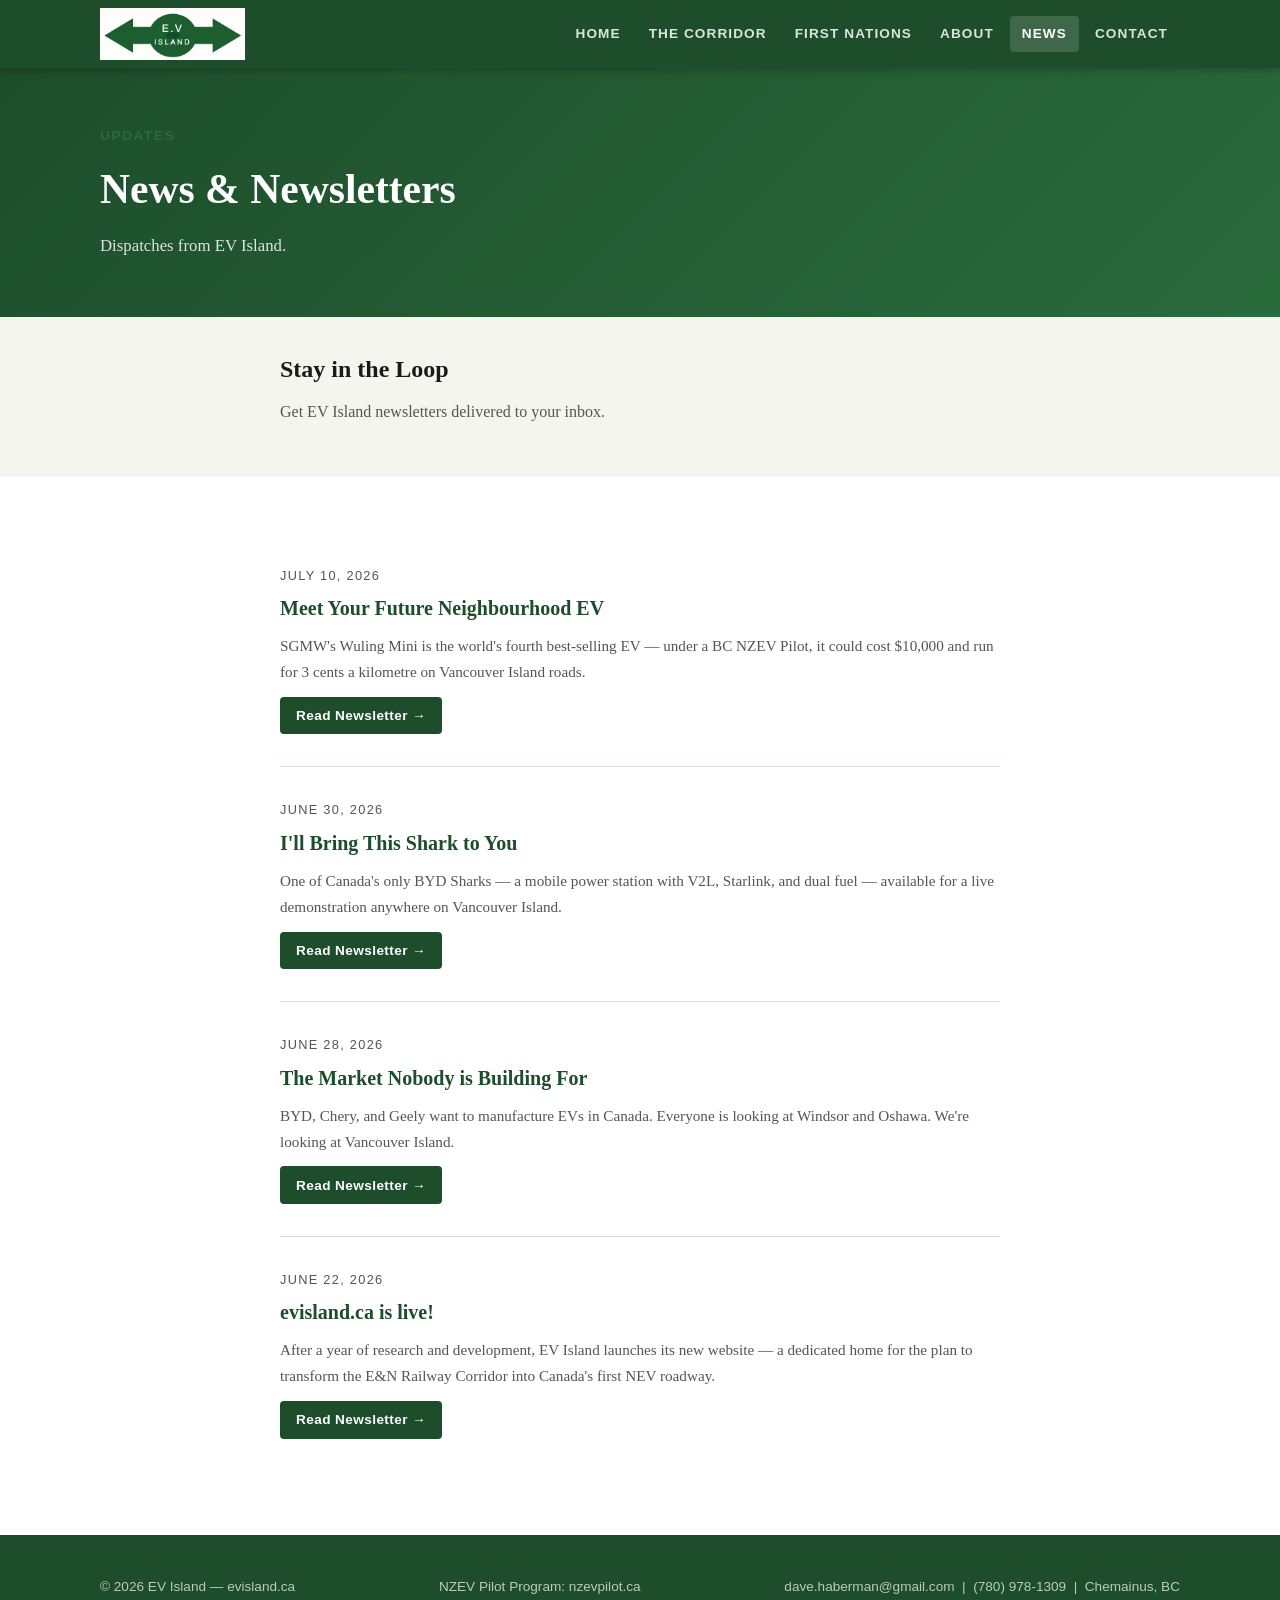
<file: news.html>
<!DOCTYPE html>
<html lang="en">
<head>
  <meta charset="UTF-8">
  <meta name="viewport" content="width=device-width, initial-scale=1.0">
  <title>News — EV Island</title>
  <meta name="description" content="Latest news and updates from EV Island and the E&N Railway Corridor NEV initiative.">
  <link rel="stylesheet" href="style.css">
  <!-- MailerLite Universal -->
  <script>
    (function(w,d,e,u,f,l,n){w[f]=w[f]||function(){(w[f].q=w[f].q||[])
    .push(arguments);},l=d.createElement(e),l.async=1,l.src=u,
    n=d.getElementsByTagName(e)[0],n.parentNode.insertBefore(l,n);})
    (window,document,'script','https://assets.mailerlite.com/js/universal.js','ml');
    ml('account', '2461257');
  </script>
  <!-- End MailerLite Universal -->
</head>
<body>

<header>
  <div class="header-inner">
    <a class="logo" href="index.html">
      <img src="ev-island-logo.png" alt="EV Island" height="52">
    </a>
    <button class="hamburger" id="hamburger" aria-label="Menu">
      <span></span><span></span><span></span>
    </button>
    <nav id="nav">
      <a href="index.html">Home</a>
      <a href="corridor.html">The Corridor</a>
      <a href="first-nations.html">First Nations</a>
      <a href="about.html">About</a>
      <a href="news.html" class="active">News</a>
      <a href="contact.html">Contact</a>
    </nav>
  </div>
</header>
<script>
  document.getElementById('hamburger').addEventListener('click', function() {
    document.getElementById('nav').classList.toggle('open');
  });
</script>

<div class="page-hero">
  <div class="page-hero-inner">
    <div class="section-sub">Updates</div>
    <h1>News &amp; Newsletters</h1>
    <p>Dispatches from EV Island.</p>
  </div>
</div>

<section class="section" style="background: #f5f5f0; padding: 2rem 0;">
  <div class="section-inner" style="max-width: 720px;">
    <h2 style="margin-bottom: 0.5rem;">Stay in the Loop</h2>
    <p style="margin-bottom: 1.25rem; color: var(--muted);">Get EV Island newsletters delivered to your inbox.</p>
    <div class="ml-embedded" data-form="nY7pHw"></div>
  </div>
</section>

<section class="section">
  <div class="section-inner" style="max-width: 720px;">
    <div class="news-list">

      <!-- NEWSLETTER TEMPLATE — copy this block to add a new newsletter
      <div class="news-item">
        <div class="news-date">Month DD, YYYY</div>
        <h3>Newsletter Title</h3>
        <p>One or two sentence summary of what this newsletter covers.</p>
        <a href="newsletters/filename.pdf" target="_blank" class="btn-newsletter">Read Newsletter →</a>
      </div>
      -->

      <div class="news-item">
        <div class="news-date">July 10, 2026</div>
        <h3>Meet Your Future Neighbourhood EV</h3>
        <p>SGMW's Wuling Mini is the world's fourth best-selling EV — under a BC NZEV Pilot, it could cost $10,000 and run for 3 cents a kilometre on Vancouver Island roads.</p>
        <a href="newsletters/future-neighbourhood-ev.html" class="btn-newsletter">Read Newsletter →</a>
      </div>

      <div class="news-item">
        <div class="news-date">June 30, 2026</div>
        <h3>I'll Bring This Shark to You</h3>
        <p>One of Canada's only BYD Sharks — a mobile power station with V2L, Starlink, and dual fuel — available for a live demonstration anywhere on Vancouver Island.</p>
        <a href="newsletters/byd-shark-v2h-demo.html" class="btn-newsletter">Read Newsletter →</a>
      </div>

      <div class="news-item">
        <div class="news-date">June 28, 2026</div>
        <h3>The Market Nobody is Building For</h3>
        <p>BYD, Chery, and Geely want to manufacture EVs in Canada. Everyone is looking at Windsor and Oshawa. We're looking at Vancouver Island.</p>
        <a href="newsletters/market-nobody.html" class="btn-newsletter">Read Newsletter →</a>
      </div>

      <div class="news-item">
        <div class="news-date">June 22, 2026</div>
        <h3>evisland.ca is live!</h3>
        <p>After a year of research and development, EV Island launches its new website — a dedicated home for the plan to transform the E&N Railway Corridor into Canada's first NEV roadway.</p>
        <a href="newsletters/evisland-launch.html" class="btn-newsletter">Read Newsletter →</a>
      </div>

    </div>
  </div>
</section>

<footer>
  <div class="footer-inner">
    <span>© 2026 EV Island — evisland.ca</span>
    <span><a href="https://nzevpilot.ca">NZEV Pilot Program: nzevpilot.ca</a></span>
    <span>
      <a href="mailto:dave.haberman@gmail.com">dave.haberman@gmail.com</a> &nbsp;|&nbsp;
      (780) 978-1309 &nbsp;|&nbsp;
      Chemainus, BC
    </span>
  </div>
</footer>

</body>
</html>
</file>
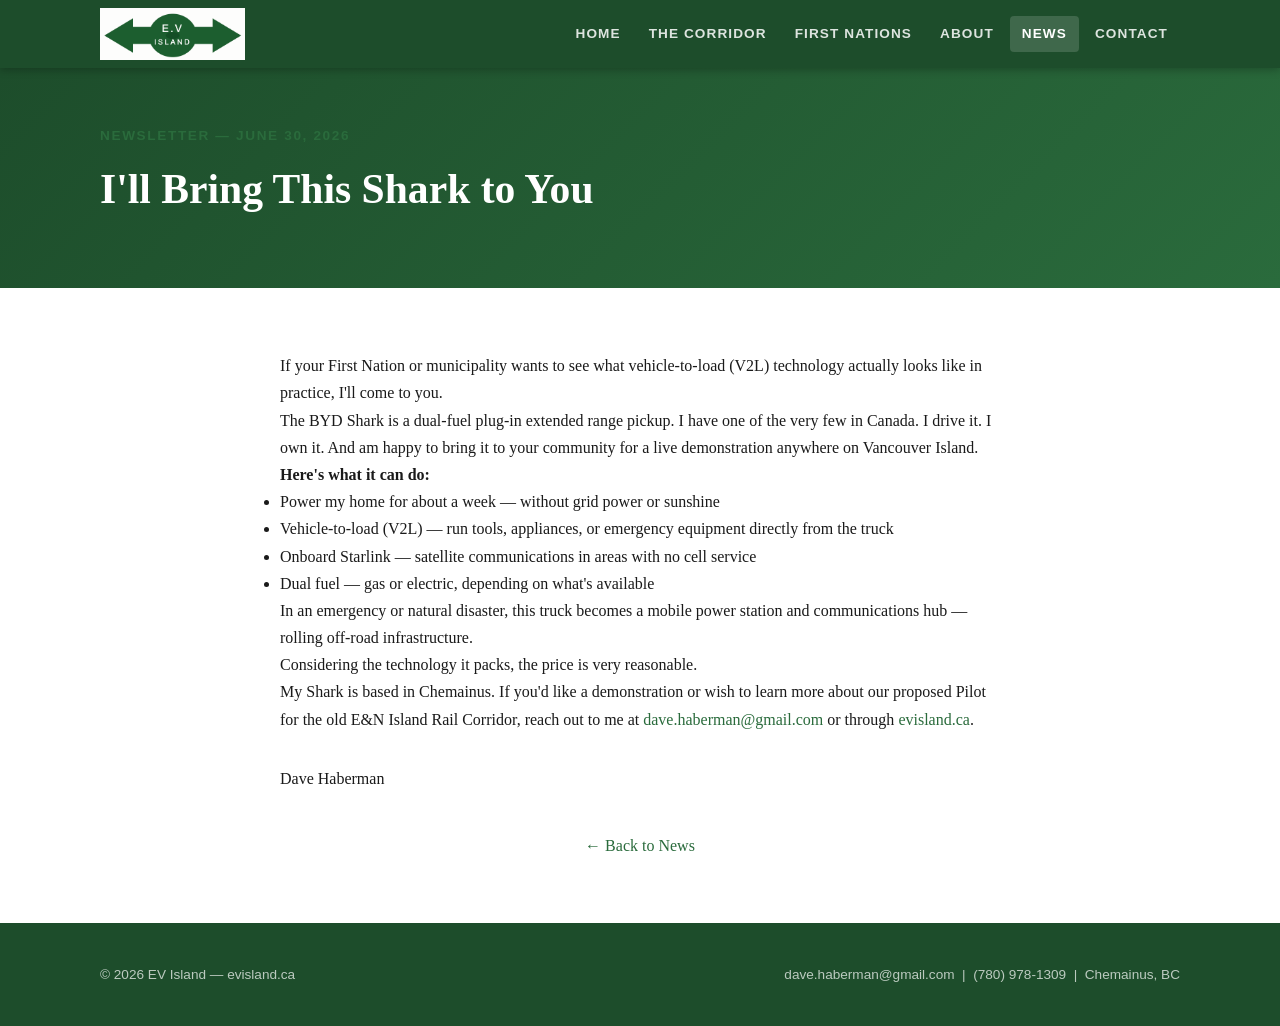
<file: newsletters/byd-shark-v2h-demo.html>
<!DOCTYPE html>
<html lang="en">
<head>
  <meta charset="UTF-8">
  <meta name="viewport" content="width=device-width, initial-scale=1.0">
  <title>I'll Bring This Shark to You — EV Island Newsletter</title>
  <meta name="description" content="One of Canada's only BYD Sharks — a mobile power station with V2L, Starlink, and dual fuel — available for live demonstration anywhere on Vancouver Island.">
  <link rel="stylesheet" href="../style.css">
</head>
<body>

<header>
  <div class="header-inner">
    <a class="logo" href="../index.html">
      <img src="../ev-island-logo.png" alt="EV Island" height="52">
    </a>
    <button class="hamburger" id="hamburger" aria-label="Menu">
      <span></span><span></span><span></span>
    </button>
    <nav id="nav">
      <a href="../index.html">Home</a>
      <a href="../corridor.html">The Corridor</a>
      <a href="../first-nations.html">First Nations</a>
      <a href="../about.html">About</a>
      <a href="../news.html" class="active">News</a>
      <a href="../contact.html">Contact</a>
    </nav>
  </div>
</header>
<script>
  document.getElementById('hamburger').addEventListener('click', function() {
    document.getElementById('nav').classList.toggle('open');
  });
</script>

<div class="page-hero">
  <div class="page-hero-inner">
    <div class="section-sub">Newsletter — June 30, 2026</div>
    <h1>I'll Bring This Shark to You</h1>
  </div>
</div>

<section class="section">
  <div class="section-inner" style="max-width: 720px;">

    <p>If your First Nation or municipality wants to see what vehicle-to-load (V2L) technology actually looks like in practice, I'll come to you.</p>

    <p>The BYD Shark is a dual-fuel plug-in extended range pickup. I have one of the very few in Canada. I drive it. I own it. And am happy to bring it to your community for a live demonstration anywhere on Vancouver Island.</p>

    <p><strong>Here's what it can do:</strong></p>

    <ul>
      <li>Power my home for about a week — without grid power or sunshine</li>
      <li>Vehicle-to-load (V2L) — run tools, appliances, or emergency equipment directly from the truck</li>
      <li>Onboard Starlink — satellite communications in areas with no cell service</li>
      <li>Dual fuel — gas or electric, depending on what's available</li>
    </ul>

    <p>In an emergency or natural disaster, this truck becomes a mobile power station and communications hub — rolling off-road infrastructure.</p>

    <p>Considering the technology it packs, the price is very reasonable.</p>

    <p>My Shark is based in Chemainus. If you'd like a demonstration or wish to learn more about our proposed Pilot for the old E&amp;N Island Rail Corridor, reach out to me at <a href="mailto:dave.haberman@gmail.com">dave.haberman@gmail.com</a> or through <a href="https://evisland.ca">evisland.ca</a>.</p>

    <p style="margin-top: 2rem;">Dave Haberman</p>

    <div style="text-align: center; margin-top: 2.5rem;">
      <a href="../news.html" class="btn-secondary">← Back to News</a>
    </div>

  </div>
</section>

<footer>
  <div class="footer-inner">
    <span>© 2026 EV Island — evisland.ca</span>
    <span>
      <a href="mailto:dave.haberman@gmail.com">dave.haberman@gmail.com</a> &nbsp;|&nbsp;
      (780) 978-1309 &nbsp;|&nbsp;
      Chemainus, BC
    </span>
  </div>
</footer>

</body>
</html>
</file>
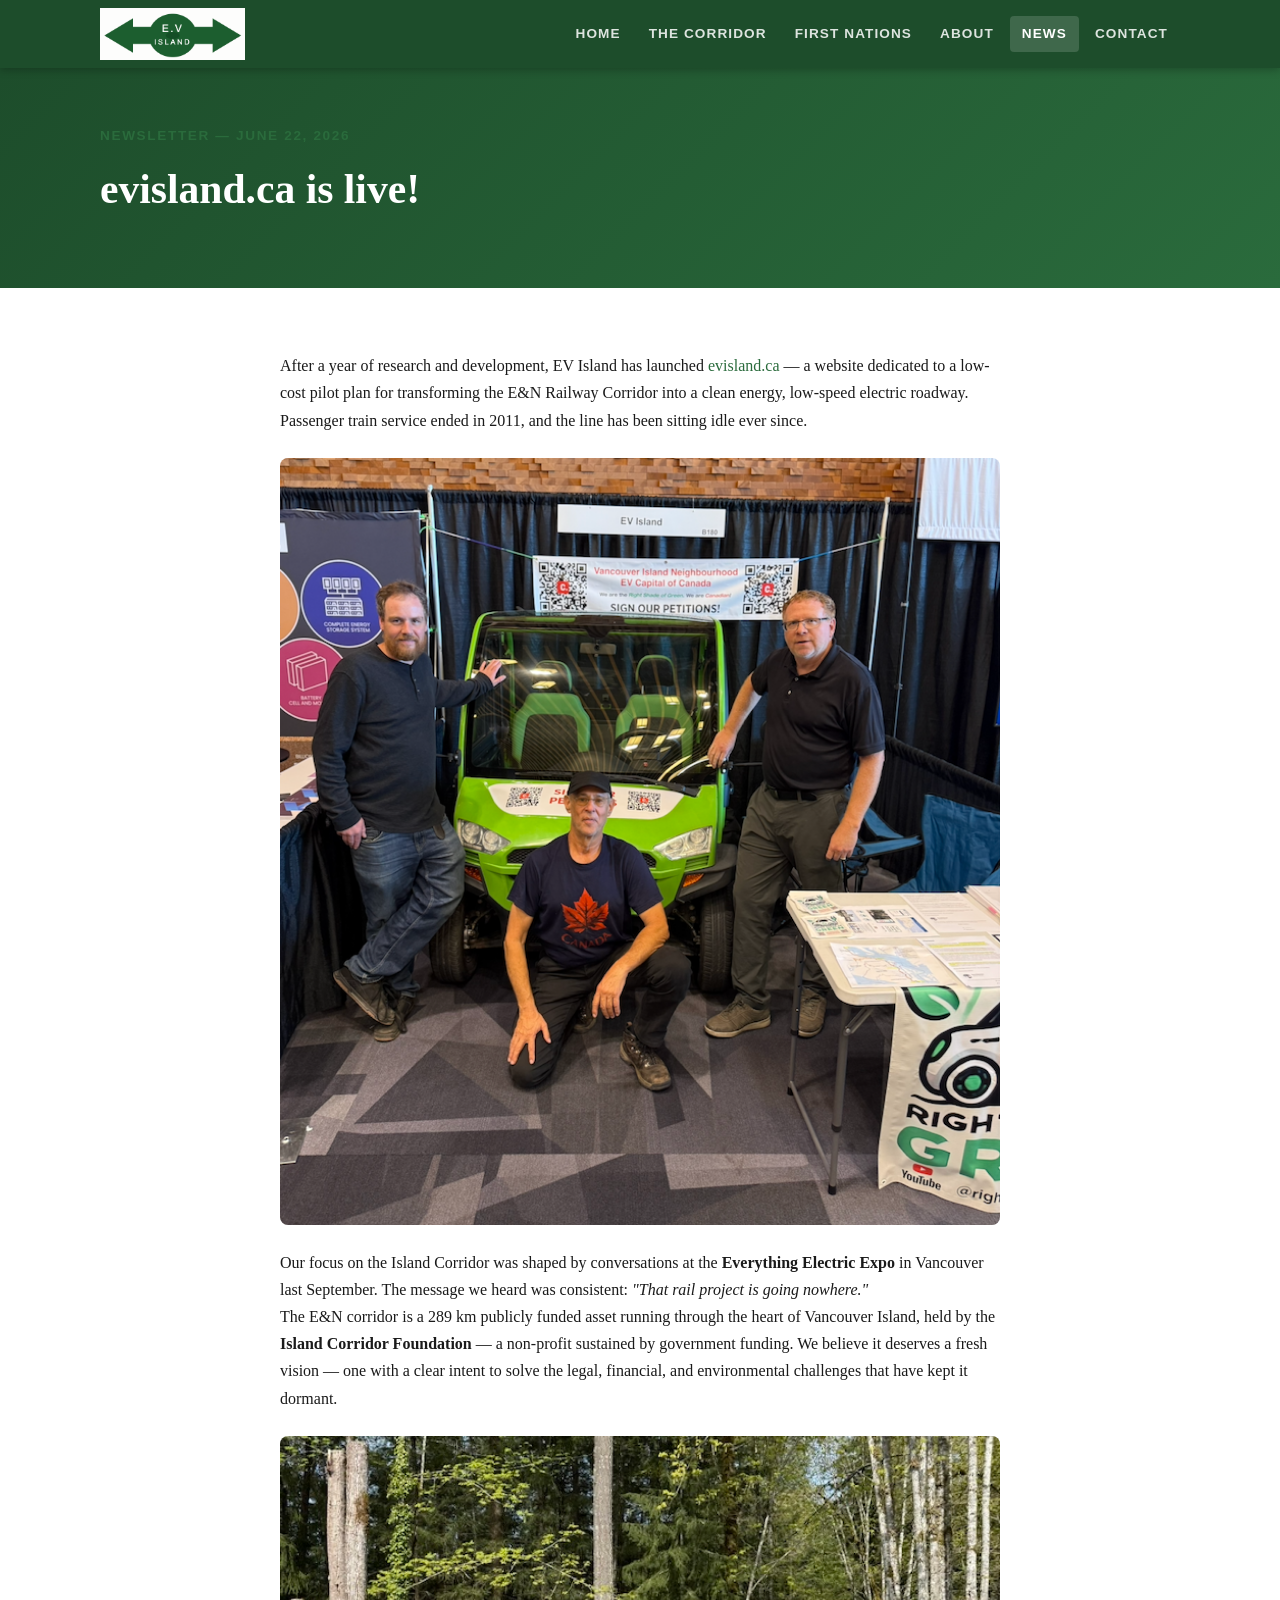
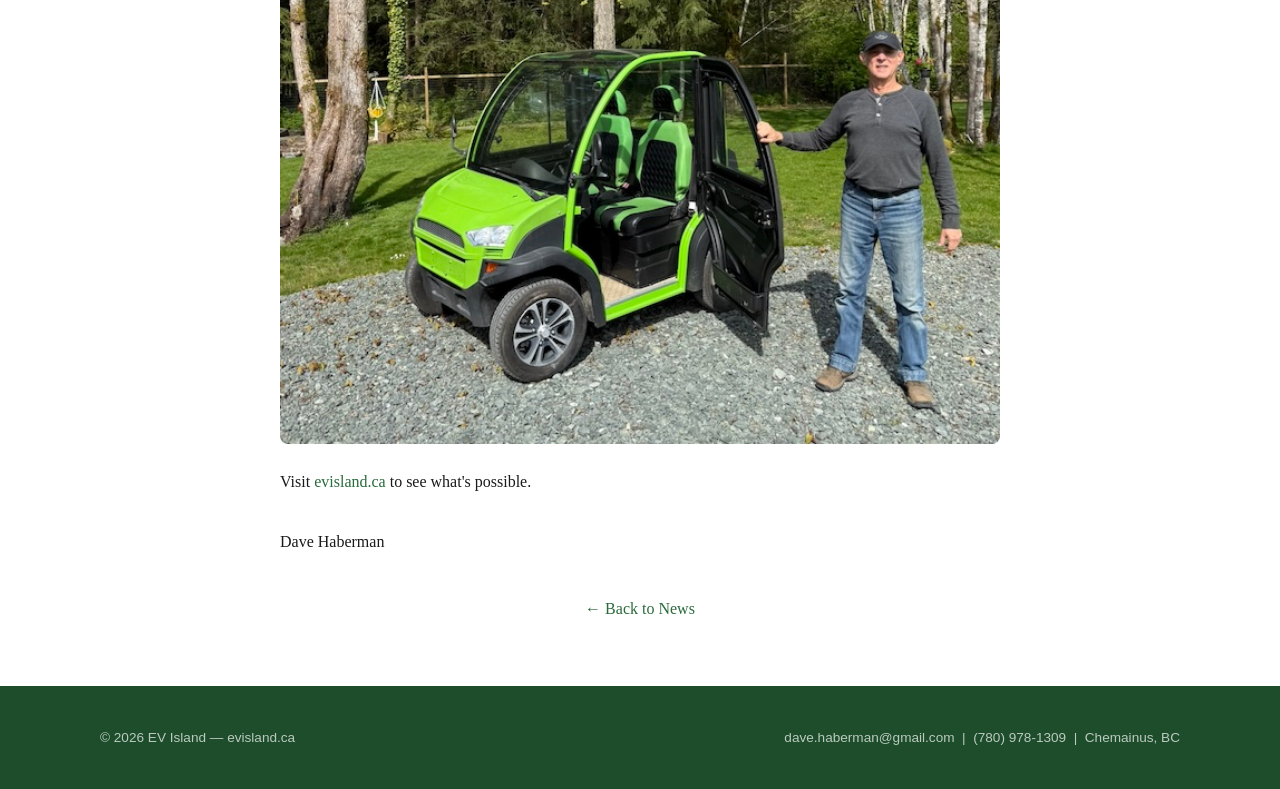
<file: newsletters/evisland-launch.html>
<!DOCTYPE html>
<html lang="en">
<head>
  <meta charset="UTF-8">
  <meta name="viewport" content="width=device-width, initial-scale=1.0">
  <title>evisland.ca is live! — EV Island Newsletter</title>
  <meta name="description" content="After a year of research and development, EV Island has launched evisland.ca — a website dedicated to a low-cost pilot plan for transforming the E&N Railway Corridor.">
  <link rel="stylesheet" href="../style.css">
</head>
<body>

<header>
  <div class="header-inner">
    <a class="logo" href="../index.html">
      <img src="../ev-island-logo.png" alt="EV Island" height="52">
    </a>
    <button class="hamburger" id="hamburger" aria-label="Menu">
      <span></span><span></span><span></span>
    </button>
    <nav id="nav">
      <a href="../index.html">Home</a>
      <a href="../corridor.html">The Corridor</a>
      <a href="../first-nations.html">First Nations</a>
      <a href="../about.html">About</a>
      <a href="../news.html" class="active">News</a>
      <a href="../contact.html">Contact</a>
    </nav>
  </div>
</header>
<script>
  document.getElementById('hamburger').addEventListener('click', function() {
    document.getElementById('nav').classList.toggle('open');
  });
</script>

<div class="page-hero">
  <div class="page-hero-inner">
    <div class="section-sub">Newsletter — June 22, 2026</div>
    <h1>evisland.ca is live!</h1>
  </div>
</div>

<section class="section">
  <div class="section-inner" style="max-width: 720px;">

    <p>After a year of research and development, EV Island has launched <a href="https://evisland.ca">evisland.ca</a> — a website dedicated to a low-cost pilot plan for transforming the E&N Railway Corridor into a clean energy, low-speed electric roadway. Passenger train service ended in 2011, and the line has been sitting idle ever since.</p>

    <img src="../ee-show-pic1.png" alt="EV Island team at the Everything Electric Expo in Vancouver" style="width:100%; border-radius:8px; margin: 1.5rem 0;">

    <p>Our focus on the Island Corridor was shaped by conversations at the <strong>Everything Electric Expo</strong> in Vancouver last September. The message we heard was consistent: <em>"That rail project is going nowhere."</em></p>

    <p>The E&amp;N corridor is a 289 km publicly funded asset running through the heart of Vancouver Island, held by the <strong>Island Corridor Foundation</strong> — a non-profit sustained by government funding. We believe it deserves a fresh vision — one with a clear intent to solve the legal, financial, and environmental challenges that have kept it dormant.</p>

    <img src="../green-lsv.jpg" alt="Green LSV on trailer" style="width:100%; border-radius:8px; margin: 1.5rem 0;">

    <p>Visit <a href="https://evisland.ca">evisland.ca</a> to see what's possible.</p>

    <p style="margin-top: 2rem;">Dave Haberman</p>

    <div style="text-align: center; margin-top: 2.5rem;">
      <a href="../news.html" class="btn-secondary">← Back to News</a>
    </div>

  </div>
</section>

<footer>
  <div class="footer-inner">
    <span>© 2026 EV Island — evisland.ca</span>
    <span>
      <a href="mailto:dave.haberman@gmail.com">dave.haberman@gmail.com</a> &nbsp;|&nbsp;
      (780) 978-1309 &nbsp;|&nbsp;
      Chemainus, BC
    </span>
  </div>
</footer>

</body>
</html>
</file>
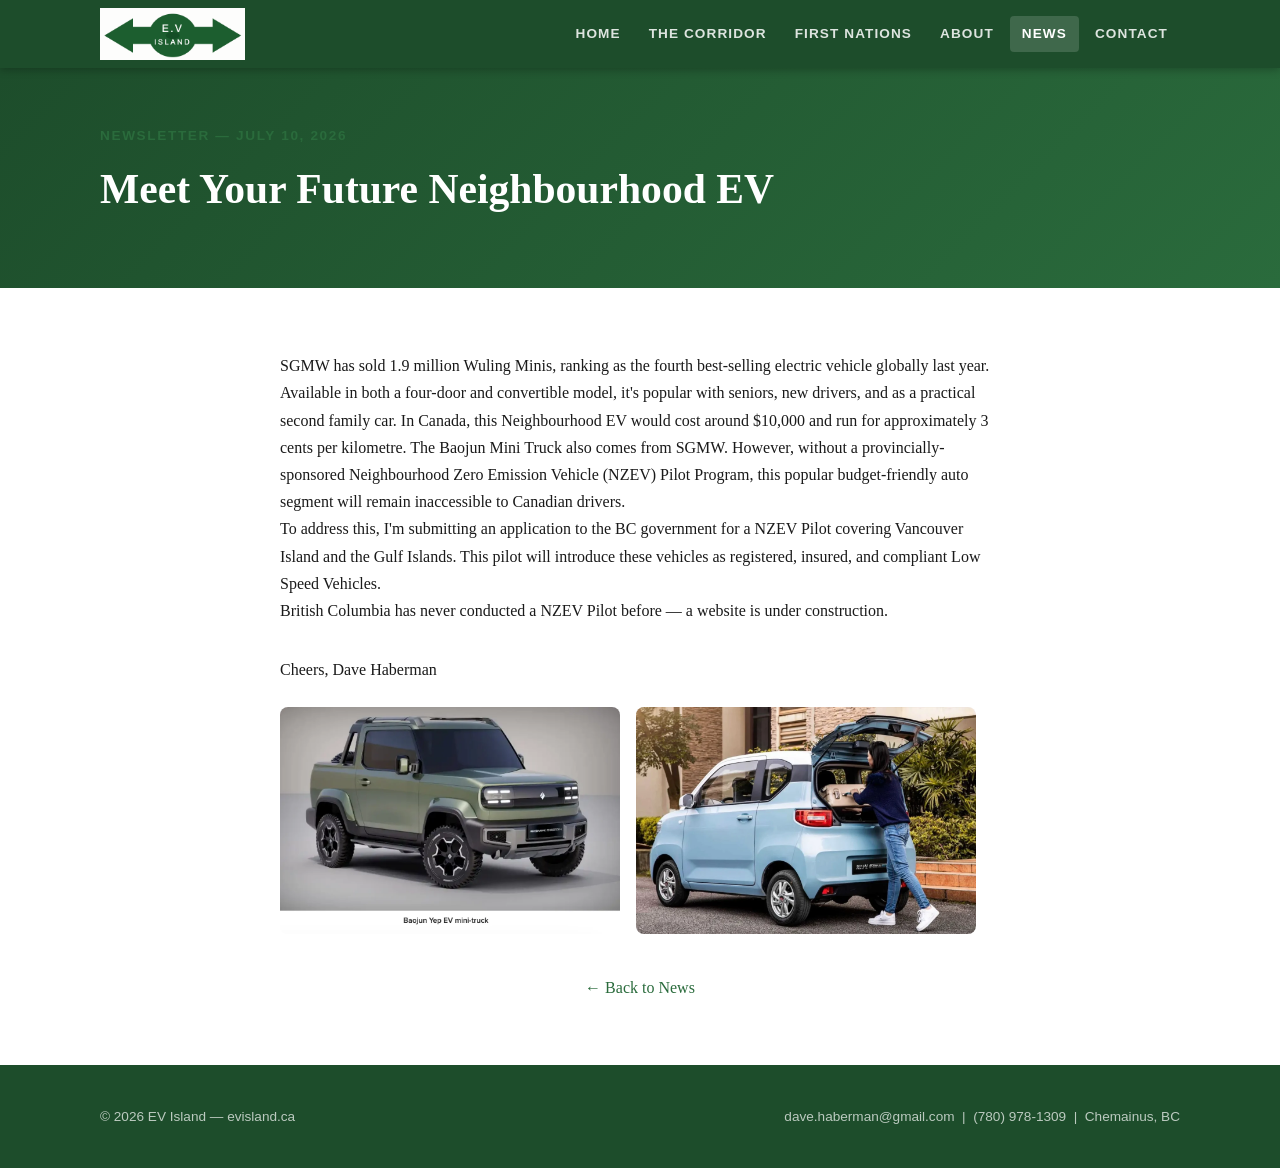
<file: newsletters/future-neighbourhood-ev.html>
<!DOCTYPE html>
<html lang="en">
<head>
  <meta charset="UTF-8">
  <meta name="viewport" content="width=device-width, initial-scale=1.0">
  <title>Meet Your Future Neighbourhood EV — EV Island Newsletter</title>
  <meta name="description" content="SGMW's Wuling Mini is the world's fourth best-selling EV. Without a BC NZEV Pilot, this budget-friendly segment stays out of reach for Canadian drivers.">
  <link rel="stylesheet" href="../style.css">
</head>
<body>

<header>
  <div class="header-inner">
    <a class="logo" href="../index.html">
      <img src="../ev-island-logo.png" alt="EV Island" height="52">
    </a>
    <button class="hamburger" id="hamburger" aria-label="Menu">
      <span></span><span></span><span></span>
    </button>
    <nav id="nav">
      <a href="../index.html">Home</a>
      <a href="../corridor.html">The Corridor</a>
      <a href="../first-nations.html">First Nations</a>
      <a href="../about.html">About</a>
      <a href="../news.html" class="active">News</a>
      <a href="../contact.html">Contact</a>
    </nav>
  </div>
</header>
<script>
  document.getElementById('hamburger').addEventListener('click', function() {
    document.getElementById('nav').classList.toggle('open');
  });
</script>

<div class="page-hero">
  <div class="page-hero-inner">
    <div class="section-sub">Newsletter — July 10, 2026</div>
    <h1>Meet Your Future Neighbourhood EV</h1>
  </div>
</div>

<section class="section">
  <div class="section-inner" style="max-width: 720px;">

    <p>SGMW has sold 1.9 million Wuling Minis, ranking as the fourth best-selling electric vehicle globally last year. Available in both a four-door and convertible model, it's popular with seniors, new drivers, and as a practical second family car. In Canada, this Neighbourhood EV would cost around $10,000 and run for approximately 3 cents per kilometre. The Baojun Mini Truck also comes from SGMW. However, without a provincially-sponsored Neighbourhood Zero Emission Vehicle (NZEV) Pilot Program, this popular budget-friendly auto segment will remain inaccessible to Canadian drivers.</p>

    <p>To address this, I'm submitting an application to the BC government for a NZEV Pilot covering Vancouver Island and the Gulf Islands. This pilot will introduce these vehicles as registered, insured, and compliant Low Speed Vehicles.</p>

    <p>British Columbia has never conducted a NZEV Pilot before — a website is under construction.</p>

    <p style="margin-top: 2rem;">Cheers, Dave Haberman</p>

    <div style="display: flex; gap: 1rem; flex-wrap: wrap; margin: 1.5rem 0;">
      <img src="baojun-yep-mini-truck.png" alt="Baojun Yep EV mini-truck" style="flex: 1 1 300px; width: 100%; max-width: 340px; border-radius: 8px;">
      <img src="wuling-mini-ev.png" alt="Wuling Mini EV" style="flex: 1 1 300px; width: 100%; max-width: 340px; border-radius: 8px;">
    </div>

    <div style="text-align: center; margin-top: 2.5rem;">
      <a href="../news.html" class="btn-secondary">← Back to News</a>
    </div>

  </div>
</section>

<footer>
  <div class="footer-inner">
    <span>© 2026 EV Island — evisland.ca</span>
    <span>
      <a href="mailto:dave.haberman@gmail.com">dave.haberman@gmail.com</a> &nbsp;|&nbsp;
      (780) 978-1309 &nbsp;|&nbsp;
      Chemainus, BC
    </span>
  </div>
</footer>

</body>
</html>
</file>
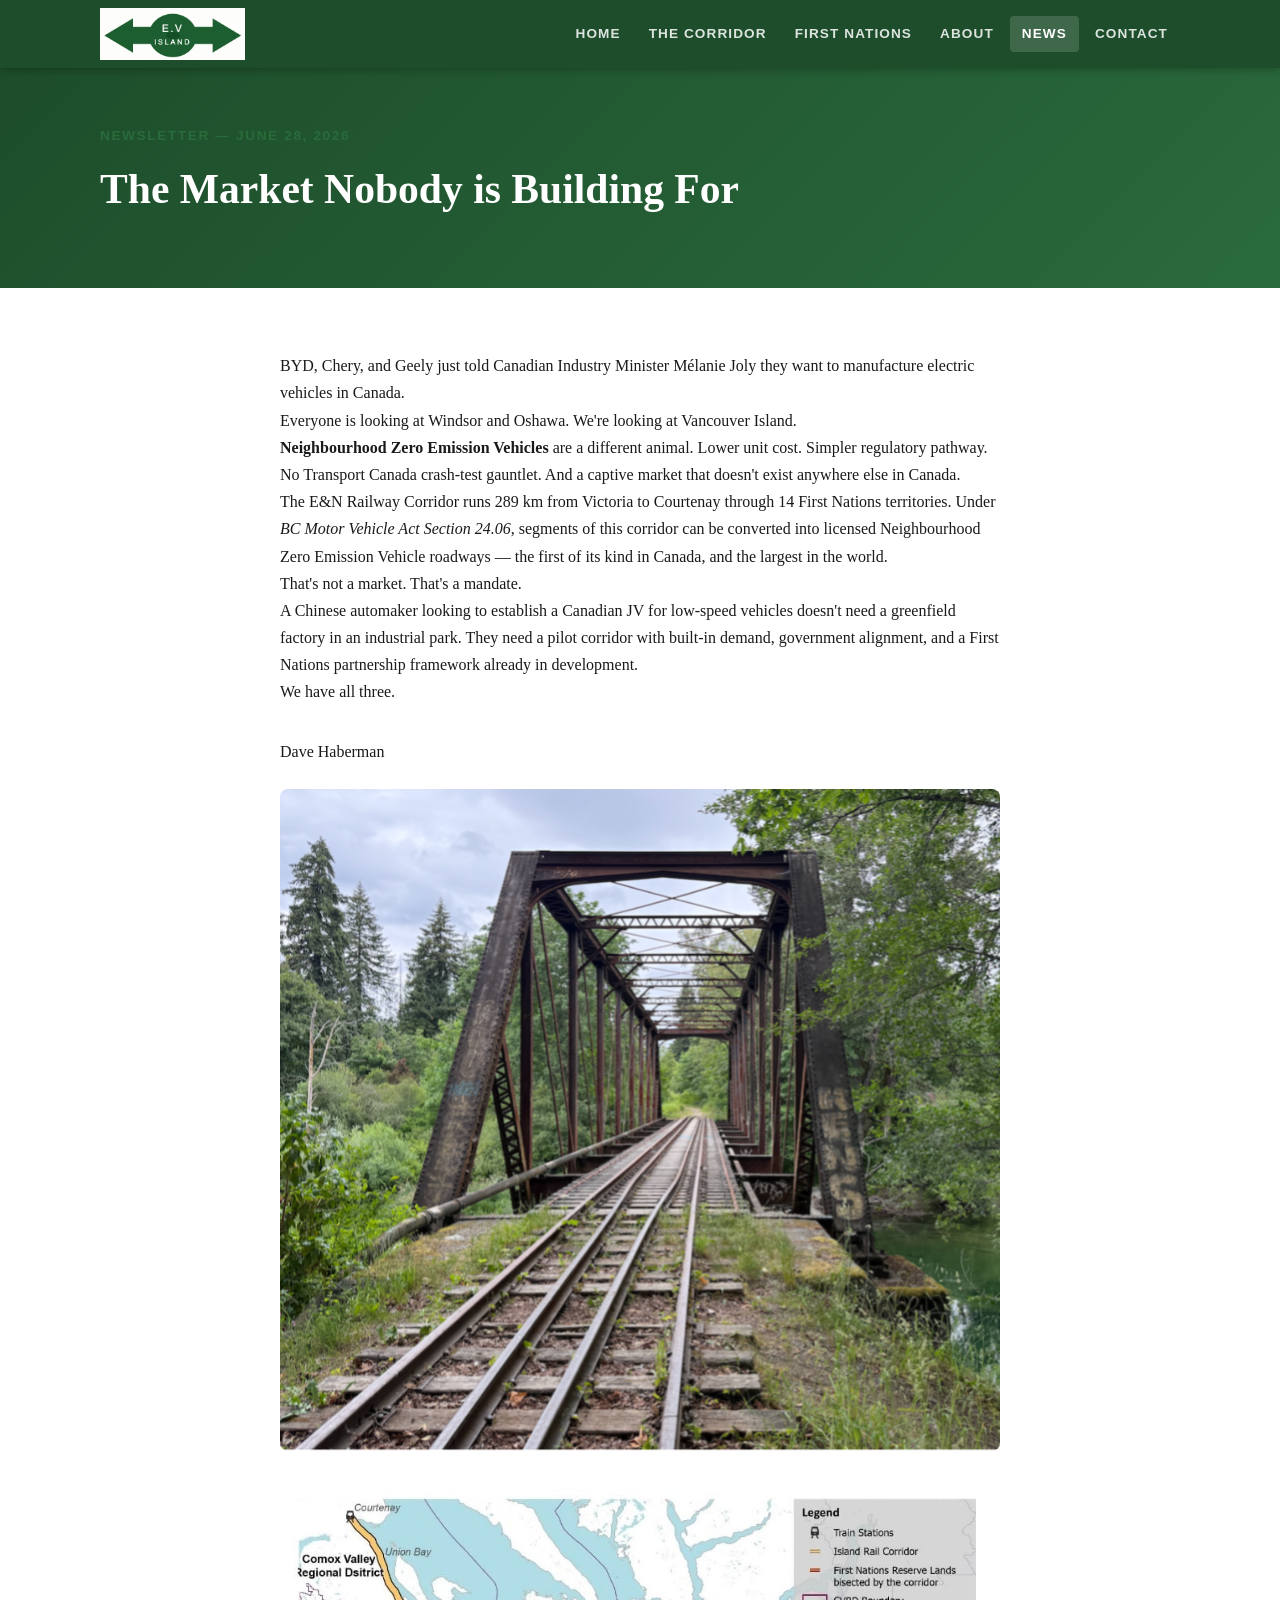
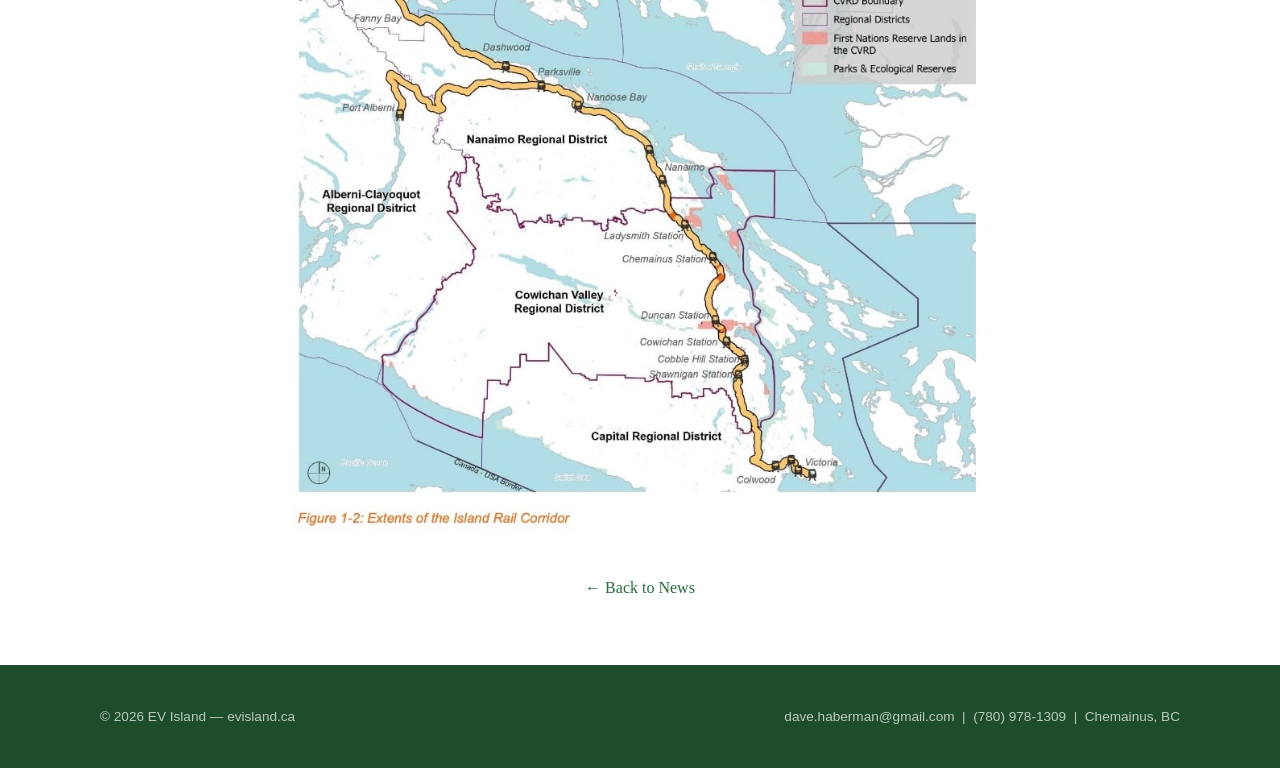
<file: newsletters/market-nobody.html>
<!DOCTYPE html>
<html lang="en">
<head>
  <meta charset="UTF-8">
  <meta name="viewport" content="width=device-width, initial-scale=1.0">
  <title>The Market Nobody is Building For — EV Island Newsletter</title>
  <meta name="description" content="BYD, Chery, and Geely want to build EVs in Canada. Everyone is looking at Windsor and Oshawa. We're looking at Vancouver Island.">
  <link rel="stylesheet" href="../style.css">
</head>
<body>

<header>
  <div class="header-inner">
    <a class="logo" href="../index.html">
      <img src="../ev-island-logo.png" alt="EV Island" height="52">
    </a>
    <button class="hamburger" id="hamburger" aria-label="Menu">
      <span></span><span></span><span></span>
    </button>
    <nav id="nav">
      <a href="../index.html">Home</a>
      <a href="../corridor.html">The Corridor</a>
      <a href="../first-nations.html">First Nations</a>
      <a href="../about.html">About</a>
      <a href="../news.html" class="active">News</a>
      <a href="../contact.html">Contact</a>
    </nav>
  </div>
</header>
<script>
  document.getElementById('hamburger').addEventListener('click', function() {
    document.getElementById('nav').classList.toggle('open');
  });
</script>

<div class="page-hero">
  <div class="page-hero-inner">
    <div class="section-sub">Newsletter — June 28, 2026</div>
    <h1>The Market Nobody is Building For</h1>
  </div>
</div>

<section class="section">
  <div class="section-inner" style="max-width: 720px;">

    <p>BYD, Chery, and Geely just told Canadian Industry Minister Mélanie Joly they want to manufacture electric vehicles in Canada.</p>

    <p>Everyone is looking at Windsor and Oshawa. We're looking at Vancouver Island.</p>

    <p><strong>Neighbourhood Zero Emission Vehicles</strong> are a different animal. Lower unit cost. Simpler regulatory pathway. No Transport Canada crash-test gauntlet. And a captive market that doesn't exist anywhere else in Canada.</p>

    <p>The E&amp;N Railway Corridor runs 289 km from Victoria to Courtenay through 14 First Nations territories. Under <em>BC Motor Vehicle Act Section 24.06</em>, segments of this corridor can be converted into licensed Neighbourhood Zero Emission Vehicle roadways — the first of its kind in Canada, and the largest in the world.</p>

    <p>That's not a market. That's a mandate.</p>

    <p>A Chinese automaker looking to establish a Canadian JV for low-speed vehicles doesn't need a greenfield factory in an industrial park. They need a pilot corridor with built-in demand, government alignment, and a First Nations partnership framework already in development.</p>

    <p>We have all three.</p>

    <p style="margin-top: 2rem;">Dave Haberman</p>

    <img src="../en-railway-bridge.png" alt="E&N Railway trestle bridge on Vancouver Island" style="width:100%; border-radius:8px; margin: 1.5rem 0;">

    <img src="../corridor-map-full.jpg" alt="Map of the Island Rail Corridor from Victoria to Courtenay" style="width:100%; border-radius:8px; margin-bottom: 1.5rem;">

    <div style="text-align: center; margin-top: 2.5rem;">
      <a href="../news.html" class="btn-secondary">← Back to News</a>
    </div>

  </div>
</section>

<footer>
  <div class="footer-inner">
    <span>© 2026 EV Island — evisland.ca</span>
    <span>
      <a href="mailto:dave.haberman@gmail.com">dave.haberman@gmail.com</a> &nbsp;|&nbsp;
      (780) 978-1309 &nbsp;|&nbsp;
      Chemainus, BC
    </span>
  </div>
</footer>

</body>
</html>
</file>
<file: style.css>
/* EV Island — Global Styles */

*, *::before, *::after { box-sizing: border-box; margin: 0; padding: 0; }

:root {
  --green: #2a6b3c;
  --green-dark: #1d4d2b;
  --green-light: #e8f3ec;
  --accent: #f0a500;
  --text: #1a1a1a;
  --muted: #555;
  --border: #d4e2d9;
  --white: #ffffff;
  --max: 1080px;
  --font: 'Georgia', serif;
  --sans: 'Helvetica Neue', Arial, sans-serif;
}

body {
  font-family: var(--font);
  color: var(--text);
  background: var(--white);
  line-height: 1.7;
}

a { color: var(--green); text-decoration: none; }
a:hover { text-decoration: underline; }

img { max-width: 100%; display: block; }

/* ── Header ── */
header {
  background: var(--green-dark);
  padding: 0 2rem;
  position: sticky;
  top: 0;
  z-index: 100;
  box-shadow: 0 2px 8px rgba(0,0,0,0.25);
}

.header-inner {
  max-width: var(--max);
  margin: 0 auto;
  display: flex;
  align-items: center;
  justify-content: space-between;
  height: 68px;
}

.logo {
  display: flex;
  align-items: center;
  gap: 0.75rem;
  text-decoration: none;
}

.logo-arrow {
  font-size: 1.5rem;
  color: var(--accent);
  letter-spacing: -4px;
}

.logo-text {
  font-family: var(--sans);
  font-weight: 700;
  font-size: 1.3rem;
  color: var(--white);
  letter-spacing: 0.05em;
}

.logo-text span {
  color: var(--accent);
}

nav { display: flex; gap: 0.25rem; }

nav a {
  font-family: var(--sans);
  font-size: 0.85rem;
  font-weight: 600;
  color: rgba(255,255,255,0.85);
  text-transform: uppercase;
  letter-spacing: 0.08em;
  padding: 0.4rem 0.75rem;
  border-radius: 4px;
  transition: background 0.2s, color 0.2s;
  text-decoration: none;
}

nav a:hover, nav a.active {
  background: rgba(255,255,255,0.15);
  color: var(--white);
}

/* ── Hero ── */
.hero {
  background: linear-gradient(135deg, var(--green-dark) 0%, var(--green) 100%);
  color: var(--white);
  padding: 5rem 2rem;
  text-align: center;
}

.hero-inner { max-width: 760px; margin: 0 auto; }

.hero-tag {
  font-family: var(--sans);
  font-size: 0.8rem;
  font-weight: 700;
  text-transform: uppercase;
  letter-spacing: 0.15em;
  color: var(--accent);
  margin-bottom: 1rem;
}

.hero h1 {
  font-size: clamp(2rem, 5vw, 3.2rem);
  line-height: 1.2;
  margin-bottom: 1.5rem;
}

.hero p {
  font-size: 1.15rem;
  opacity: 0.9;
  max-width: 600px;
  margin: 0 auto 2rem;
}

.btn {
  display: inline-block;
  background: var(--accent);
  color: var(--green-dark);
  font-family: var(--sans);
  font-weight: 700;
  font-size: 0.9rem;
  text-transform: uppercase;
  letter-spacing: 0.08em;
  padding: 0.75rem 2rem;
  border-radius: 4px;
  transition: opacity 0.2s;
  text-decoration: none;
}

.btn:hover { opacity: 0.85; text-decoration: none; }

.btn-outline {
  background: transparent;
  border: 2px solid var(--white);
  color: var(--white);
  margin-left: 0.75rem;
}

/* ── Mandate bar ── */
.mandate {
  background: var(--green-light);
  border-left: 4px solid var(--green);
  padding: 1.5rem 2rem;
  text-align: center;
  font-style: italic;
  color: var(--green-dark);
  font-size: 1rem;
}

/* ── Sections ── */
.section { padding: 4rem 2rem; }
.section-inner { max-width: var(--max); margin: 0 auto; }

.section-alt { background: var(--green-light); }

.section-title {
  font-size: 1.8rem;
  color: var(--green-dark);
  margin-bottom: 0.5rem;
}

.section-sub {
  font-family: var(--sans);
  font-size: 0.85rem;
  font-weight: 700;
  text-transform: uppercase;
  letter-spacing: 0.12em;
  color: var(--green);
  margin-bottom: 0.4rem;
}

.divider {
  width: 48px;
  height: 3px;
  background: var(--accent);
  margin: 0.75rem 0 1.5rem;
}

/* ── Cards ── */
.cards {
  display: grid;
  grid-template-columns: repeat(auto-fit, minmax(280px, 1fr));
  gap: 1.5rem;
  margin-top: 2rem;
}

.card {
  background: var(--white);
  border: 1px solid var(--border);
  border-radius: 8px;
  padding: 1.75rem;
  border-top: 4px solid var(--green);
}

.card-icon { font-size: 2rem; margin-bottom: 0.75rem; }
.card h3 { font-size: 1.1rem; color: var(--green-dark); margin-bottom: 0.5rem; }
.card p { font-size: 0.95rem; color: var(--muted); }

/* ── Two-col layout ── */
.two-col {
  display: grid;
  grid-template-columns: 1fr 1fr;
  gap: 3rem;
  align-items: start;
}

/* ── Hamburger menu ── */
.hamburger {
  display: none;
  flex-direction: column;
  gap: 5px;
  cursor: pointer;
  padding: 0.5rem;
  background: none;
  border: none;
}

.hamburger span {
  display: block;
  width: 24px;
  height: 2px;
  background: var(--white);
  border-radius: 2px;
  transition: all 0.3s;
}

@media (max-width: 680px) {
  .two-col { grid-template-columns: 1fr; }

  .hamburger { display: flex; }

  nav {
    display: none;
    flex-direction: column;
    position: absolute;
    top: 68px;
    left: 0;
    right: 0;
    background: var(--green-dark);
    padding: 1rem;
    gap: 0.25rem;
    z-index: 99;
    box-shadow: 0 4px 12px rgba(0,0,0,0.3);
  }

  nav.open { display: flex; }

  nav a {
    font-size: 1rem;
    padding: 0.75rem 1rem;
    border-radius: 4px;
  }
}

/* ── Callout ── */
.callout {
  background: var(--green-dark);
  color: var(--white);
  padding: 3rem 2rem;
  text-align: center;
}

.callout h2 { font-size: 1.8rem; margin-bottom: 1rem; }
.callout p { opacity: 0.85; max-width: 600px; margin: 0 auto 1.5rem; }

/* ── Timeline ── */
.timeline { list-style: none; padding: 0; margin-top: 1.5rem; }
.timeline li {
  padding: 1rem 1rem 1rem 2rem;
  border-left: 3px solid var(--green);
  margin-bottom: 1rem;
  position: relative;
}
.timeline li::before {
  content: '';
  width: 12px; height: 12px;
  background: var(--accent);
  border-radius: 50%;
  position: absolute;
  left: -7.5px;
  top: 1.2rem;
}
.timeline li strong { color: var(--green-dark); display: block; margin-bottom: 0.25rem; }

/* ── Contact form ── */
.contact-form { display: flex; flex-direction: column; gap: 1rem; max-width: 540px; }
.contact-form input,
.contact-form textarea {
  font-family: var(--font);
  font-size: 1rem;
  border: 1px solid var(--border);
  border-radius: 4px;
  padding: 0.65rem 0.9rem;
  width: 100%;
}
.contact-form textarea { min-height: 130px; resize: vertical; }
.contact-form button {
  align-self: flex-start;
  cursor: pointer;
  border: none;
  font-family: var(--sans);
  font-weight: 700;
}

/* ── Footer ── */
footer {
  background: var(--green-dark);
  color: rgba(255,255,255,0.7);
  padding: 2.5rem 2rem;
  font-family: var(--sans);
  font-size: 0.85rem;
}

.footer-inner {
  max-width: var(--max);
  margin: 0 auto;
  display: flex;
  justify-content: space-between;
  align-items: center;
  flex-wrap: wrap;
  gap: 1rem;
}

footer a { color: rgba(255,255,255,0.7); }
footer a:hover { color: var(--white); }

/* ── Page header (inner pages) ── */
.page-hero {
  background: linear-gradient(135deg, var(--green-dark), var(--green));
  color: var(--white);
  padding: 3.5rem 2rem;
}
.page-hero-inner { max-width: var(--max); margin: 0 auto; }
.page-hero h1 { font-size: clamp(1.8rem, 4vw, 2.6rem); margin-bottom: 0.5rem; }
.page-hero p { opacity: 0.85; max-width: 600px; font-size: 1.05rem; }

/* ── Prose ── */
.prose p { margin-bottom: 1.2rem; }
.prose h2 { color: var(--green-dark); font-size: 1.4rem; margin: 2rem 0 0.5rem; }
.prose h3 { color: var(--green-dark); font-size: 1.15rem; margin: 1.5rem 0 0.4rem; }
.prose ul { padding-left: 1.5rem; margin-bottom: 1.2rem; }
.prose ul li { margin-bottom: 0.4rem; }
.prose strong { color: var(--green-dark); }

/* ── News ── */
.news-list { display: flex; flex-direction: column; gap: 2rem; margin-top: 1.5rem; }
.news-item { border-bottom: 1px solid var(--border); padding-bottom: 2rem; }
.news-item:last-child { border-bottom: none; }
.news-date { font-family: var(--sans); font-size: 0.8rem; color: var(--muted); text-transform: uppercase; letter-spacing: 0.1em; margin-bottom: 0.3rem; }
.news-item h3 { font-size: 1.25rem; color: var(--green-dark); margin-bottom: 0.5rem; }
.news-item p { color: var(--muted); font-size: 0.95rem; }
.btn-newsletter { display: inline-block; margin-top: 0.75rem; padding: 0.45rem 1rem; background: var(--green-dark); color: white; font-family: var(--sans); font-size: 0.85rem; font-weight: 600; text-decoration: none; border-radius: 4px; letter-spacing: 0.03em; }
.btn-newsletter:hover { background: var(--green); }
</file>
